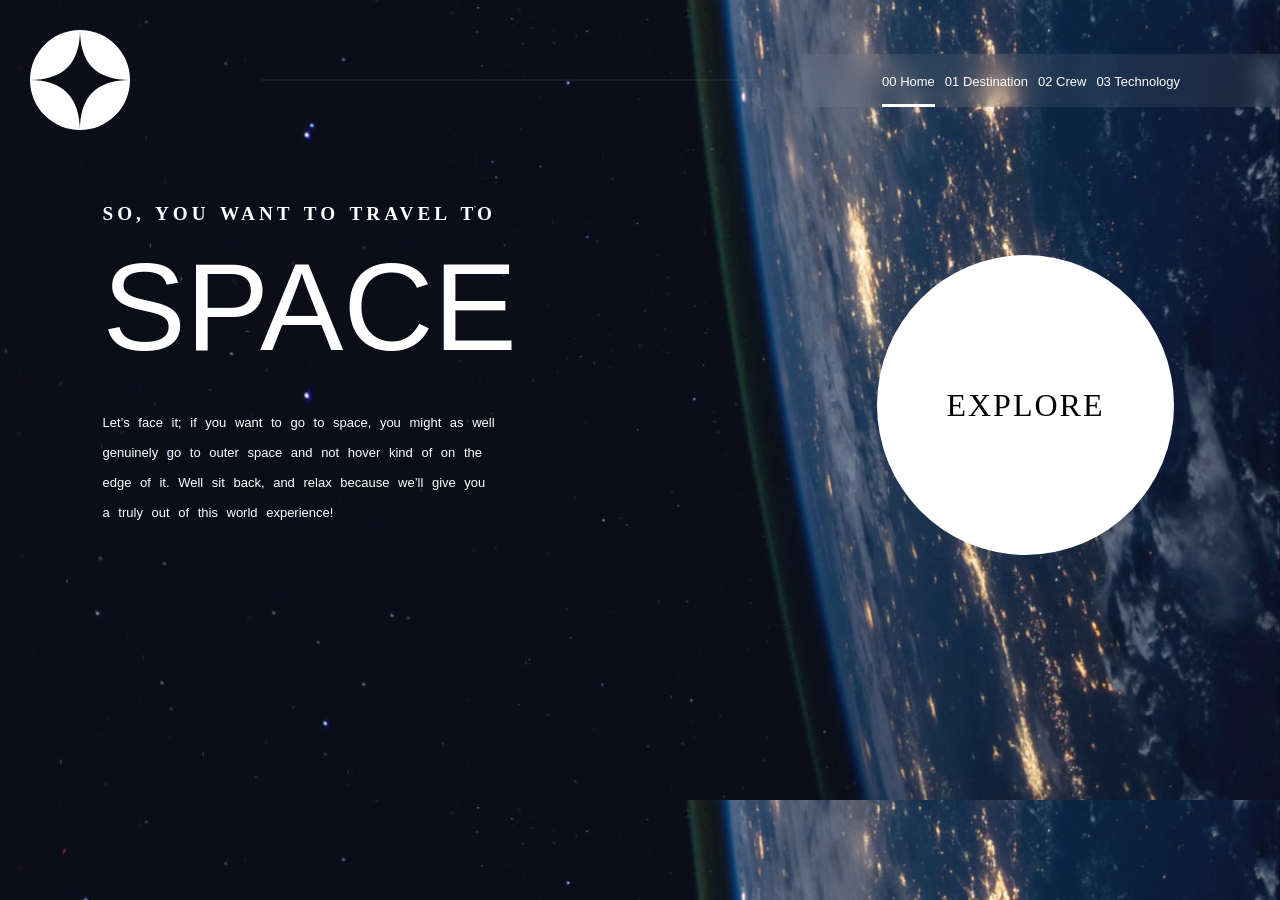
<file: index.html>
<!DOCTYPE html>
<html lang="en">
  <head>
    <meta charset="UTF-8" />
    <meta name="viewport" content="width=device-width, initial-scale=1.0" />

    <title>Space tourism website</title>
    <link rel="stylesheet" href="./style.css" />
  </head>

  <body>
    <nav>
      <img src="./starter-code/assets/shared/logo.svg" alt="" class="logo" />
      <div class="color"></div>
      <nav class="nav">
        <div class="bar">
          <a href="index.html" id="home">00 Home </a>
          <a href="./destination-moon.html">01 Destination</a>
          <a href="./crew-commander.html">02 Crew</a>
          <a href="./technology-vehicle.html">03 Technology</a>
        </div>
      </nav>
    </nav>
    <div class="flex">
      <img
        src="./starter-code/assets/shared/logo.svg"
        alt=""
        class="phonelogo"
      />
      <a href="" class="mobile">
        <img
          src="./starter-code/assets/shared/icon-hamburger.svg"
          alt=""
          class="ham"
        />
      </a>
    </div>
    <div class="body">
      <div class="p1">
        <h3>SO, YOU WANT TO TRAVEL TO</h3>
        <h1>SPACE</h1>
        <p class="text">
          Let’s face it; if you want to go to space, you might as well
          <br />genuinely go to outer space and not hover kind of on the
          <br />edge of it. Well sit back, and relax because we’ll give you
          <br />a truly out of this world experience!
        </p>
      </div>
      <div class="explore" onclick="showDetails()">
        <span id="explore" onclick="showDetails()">EXPLORE</span
        ><span id="details"
        style="display: none;"
          ><a href="./destination-moon.html">01 Destination</a></span
        >
      </div>
    </div>

    <script src="/script.js"></script>
  </body>
</html>
</file>
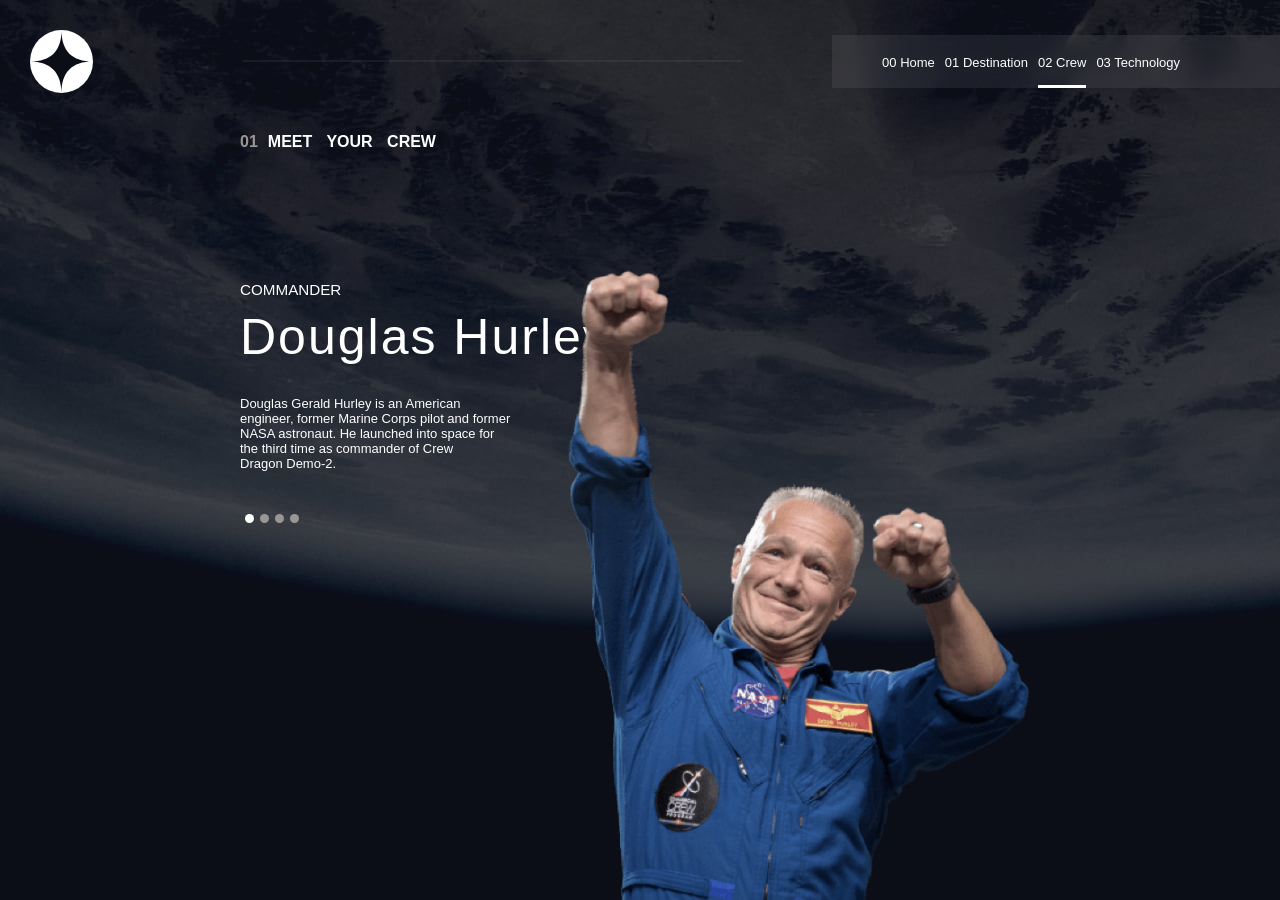
<file: crew-commander.html>
<!DOCTYPE html>
<html lang="en">
  <head>
    <meta charset="UTF-8" />
    <meta name="viewport" content="width=device-width, initial-scale=1.0" />

    <link
      rel="icon"
      type="image/png"
      sizes="32x32"
      href="./starter-code/assets/favicon-32x32.png"
    />

    <title>Frontend Mentor | Space tourism website</title>
    <!-- <link rel="styleshzeet" href="./crew.css" /> -->
  <!-- <link rel="stylesheet" href="crews.css">   -->
  <style>
    * {
  margin: 0px;
  padding: 0px;
  box-sizing: border-box;
}
body {
  padding: 30px;
  padding-bottom: 0px;
  padding-right: 0px;
/* display: none; */
background: url(./starter-code/assets/crew/background-crew-desktop.jpg);
  /* background: url(./starter-code/assets/crew/background-crew-desktop.jpg); */
}
.nav a {
  text-decoration: none;
  font-family: sans-serif;
  color: white;
  font-size: small;
}
nav {
  display: flex;
  align-items: center;
  justify-content: space-between;
}
.nav {
  display: flex;
  gap: 10px;
  padding: 20px;
  padding-right: 100px;
  padding-left: 80px;
  /* position: relative; */
  /* background-color: #999696; */
  backdrop-filter: blur(10px);
  background-color: rgba(185, 184, 184, 0.1);
  -webkit-backdrop-filter: blur(10px);
  /* filter: blur(3px); */
  /* opacity: 0.1; */
}
.bar {
  gap: 10px;
  display: flex;
  margin-bottom: -30px;
  margin-left: -30px;
  /* background-color: greenyellow; */
}
.color {
  background-color: #999696;
  opacity: 0.1;
  width: 40%;
  height: 0.2vh;
  border-radius: 10px;
  transform: translate(30px, 0px);
}
.logo {
  width: 5%;
}
ul {
  display: flex;
  gap: 15px;
  padding: 30px;
  /* width: 20%; */
}
li {
  /* color: white; */
  color: #999696;
  font-size: 30px;
}
#crew {
  color: white;
}
.cover {
  display: flex;
  /* background-color: yellow; */
  /* padding-bottom: 10px; */
}
h2 {
  font-size: medium;
  font-family: sans-serif;
  word-spacing: 10px;
  color: white;
  /* padding: 50px; */
  padding-bottom: 100px;
}
span {
  word-spacing: 10px;
  padding-right: 10px;
  color: #999696;
}
.person {
  height: 70vh;
  position: absolute;
  bottom: -0px;
  right: 250px;
}
#home {
  border-bottom: 3px solid white;
  padding-bottom: 15px;
  margin-bottom: 10px;
}
h3 {
  padding: 30px;
  padding-left: 0px;
  padding-bottom: 10px;
  color: white;
  /* font-weight: lighter; */
  font-family: sans-serif;
  font-weight: 100;
}
.text {
  color: white;
  font-family: sans-serif;
  font-size: small;
  /* background-color: red; */
  width: 50%;
  padding: 80px;
  padding-top: 50px;
  padding-bottom: 0px;
  margin-bottom: 0px;
  /* padding-top: 50px; */
  display: flex;
  flex-direction: column;
  /* align-items: center; */
  /* justify-content: center; */
  transform: translate(100px, -10px);
  margin-left: 30px;
}
.write {
  padding-top: 30px;
  /* background-color: red; */
}
h1 {
  color: white;
  font-weight: 100;
  letter-spacing: 2px;
  font-size: 50px;
}
@media screen and (min-width: 300px) and (max-width: 749px) {
  body {
    width: 100%;
    /* height: 100vh; */
    padding: 0px;
    /* margin: 0px; */
    background-repeat: no-repeat;
    background-size: cover;
    background-position: center center;
    background: url(./starter-code/assets/crew/background-crew-mobile.jpg);
    background-repeat: no-repeat;
    background-size: cover;
    /* background-blend-mode: overlay; */
    /* background: url(./starter-code/assets/home/background-home-mobile.jpg); */
  }
  .body {
    /* background-color: greenyellow; */
    display: flex;
    flex-direction: column;

    align-items: center;
    justify-content: center;
  }

  .flex {
    display: flex;
    /* background-color: yellow; */
    justify-content: space-between;
    padding: 10px;
  }
  .text {
    display: flex;
    flex-direction: column;
    width: 100%;
    transform: translate(0px, 0px);
    padding: 0px;
    /* background-color: blue; */
    /* align-items: flex-end; */
  }
  .person {
    position: relative;
    transform: translate(150%, 0px);
    position: none;
    /* background-color: red; */
    display: flex;
    flex-direction: column-reverse;
    /* justify-content: center; */
    /* align-items: center; */
    padding-top: 30px;
    /* align-items: center; */
    height: 50vh;
  }
  .column {
    display: flex;
    flex-direction: column-reverse;
    /* background: purple; */
  }
  .cover {
    display: flex;
    flex-direction: column-reverse;
    /* background-color: red; */
    /* margin-right: 20px; */
    align-self: auto;
  }
  .navbar {
    /* background-color: yellow; */
    width: 100%;
  }

  /* .mobile { */
  /* display: flex; */
  /* position: absolute; */
  /* top: 10px; */
  /* right: 0px; */
  /* float: right; */
  /* clear: both; */
  /* padding: 10px; */
  /* padding-bottom: 30px; */
  /* } */
  /* nav { */
  /* display: ; */
  /* } */
}

  </style> 
  </head>
  <body>
    <nav>
      <img src="./starter-code/assets/shared/logo.svg" alt="" class="logo" />
      <div class="color"></div>
      <nav class="nav">
        <div class="bar">
          <a href="index.html">00 Home </a>
          <a href="destination-moon.html">01 Destination</a>
          <a href="crew-commander.html" id="home">02 Crew</a>
          <a href="technology-vehicle.html">03 Technology</a>
        </div>
      </nav>
    </nav>
    <div class="cover">
      <div class="text">
        <h2><span class="num">01</span>MEET YOUR CREW</h2>
        <h3>COMMANDER</h3>
        <h1>Douglas Hurley</h1>
        <p class="write">
          Douglas Gerald Hurley is an American <br />engineer, former Marine
          Corps pilot and former <br />
          NASA astronaut. He launched into space for <br />
          the third time as commander of Crew <br />Dragon Demo-2.
        </p>
        <!-- <img src="assets/crew/background-crew-desktop.jpg" alt=""> -->
        <ul>
          <a href="crew-commander.html"><li id="crew"></li></a>
          <a href="crew-engineer.html"><li></li></a>
          <a href="crew-pilot.html"><li></li></a>
          <a href="crew-specialist.html"><li></li></a>
        </ul>
      </div>
      <div class="pic">
        <img
          src="starter-code/assets/crew/image-douglas-hurley.png"
          alt=""
          class="person"
        />
      </div>
    </div>
  </body>
</html>
</file>
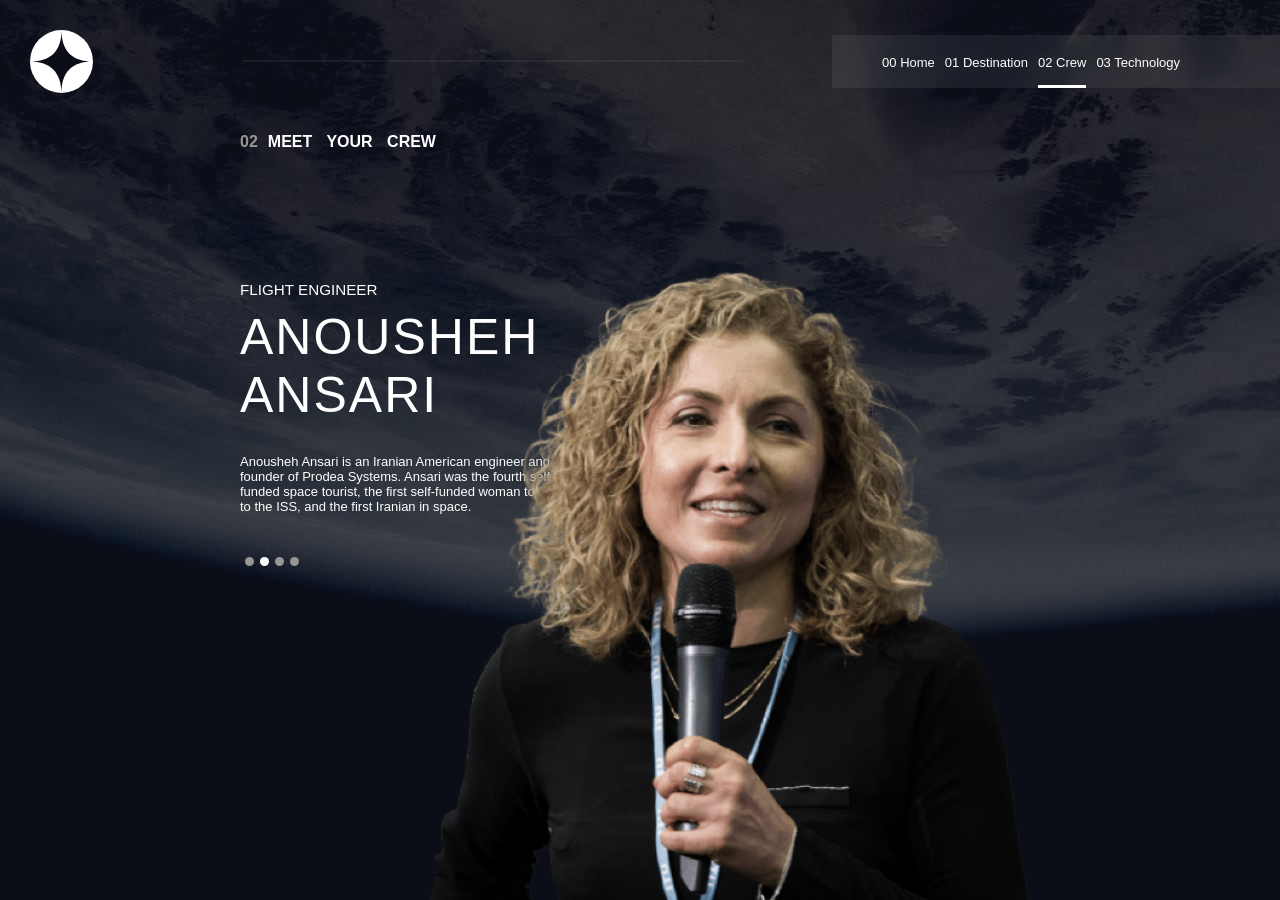
<file: crew-engineer.html>
<!DOCTYPE html>
<html lang="en">
  <head>
    <meta charset="UTF-8" />
    <meta name="viewport" content="width=device-width, initial-scale=1.0" />

     <link
      rel="icon"
      type="image/png"
      sizes="32x32"
      href="./starter-code/assets/favicon-32x32.png"
    />

    <title>Frontend Mentor | Space tourism website</title>
    <!-- <link rel="stylesheet" href="crews.css" /> -->
     <style>
      * {
  margin: 0px;
  padding: 0px;
  box-sizing: border-box;
}
body {
  padding: 30px;
  padding-bottom: 0px;
  padding-right: 0px;
/* display: none; */
background: url(./starter-code/assets/crew/background-crew-desktop.jpg);
  /* background: url(./starter-code/assets/crew/background-crew-desktop.jpg); */
}
.nav a {
  text-decoration: none;
  font-family: sans-serif;
  color: white;
  font-size: small;
}
nav {
  display: flex;
  align-items: center;
  justify-content: space-between;
}
.nav {
  display: flex;
  gap: 10px;
  padding: 20px;
  padding-right: 100px;
  padding-left: 80px;
  /* position: relative; */
  /* background-color: #999696; */
  backdrop-filter: blur(10px);
  background-color: rgba(185, 184, 184, 0.1);
  -webkit-backdrop-filter: blur(10px);
  /* filter: blur(3px); */
  /* opacity: 0.1; */
}
.bar {
  gap: 10px;
  display: flex;
  margin-bottom: -30px;
  margin-left: -30px;
  /* background-color: greenyellow; */
}
.color {
  background-color: #999696;
  opacity: 0.1;
  width: 40%;
  height: 0.2vh;
  border-radius: 10px;
  transform: translate(30px, 0px);
}
.logo {
  width: 5%;
}
ul {
  display: flex;
  gap: 15px;
  padding: 30px;
  /* width: 20%; */
}
li {
  /* color: white; */
  color: #999696;
  font-size: 30px;
}
#crew {
  color: white;
}
.cover {
  display: flex;
  /* background-color: yellow; */
  /* padding-bottom: 10px; */
}
h2 {
  font-size: medium;
  font-family: sans-serif;
  word-spacing: 10px;
  color: white;
  /* padding: 50px; */
  padding-bottom: 100px;
}
span {
  word-spacing: 10px;
  padding-right: 10px;
  color: #999696;
}
.person {
  height: 70vh;
  position: absolute;
  bottom: -0px;
  right: 250px;
}
#home {
  border-bottom: 3px solid white;
  padding-bottom: 15px;
  margin-bottom: 10px;
}
h3 {
  padding: 30px;
  padding-left: 0px;
  padding-bottom: 10px;
  color: white;
  /* font-weight: lighter; */
  font-family: sans-serif;
  font-weight: 100;
}
.text {
  color: white;
  font-family: sans-serif;
  font-size: small;
  /* background-color: red; */
  width: 50%;
  padding: 80px;
  padding-top: 50px;
  padding-bottom: 0px;
  margin-bottom: 0px;
  /* padding-top: 50px; */
  display: flex;
  flex-direction: column;
  /* align-items: center; */
  /* justify-content: center; */
  transform: translate(100px, -10px);
  margin-left: 30px;
}
.write {
  padding-top: 30px;
  /* background-color: red; */
}
h1 {
  color: white;
  font-weight: 100;
  letter-spacing: 2px;
  font-size: 50px;
}
@media screen and (min-width: 300px) and (max-width: 749px) {
  body {
    width: 100%;
    /* height: 100vh; */
    padding: 0px;
    /* margin: 0px; */
    
    /* background-blend-mode: overlay; */
    background: url(./starter-code/assets/crew/background-crew-mobile.jpg);
    background-repeat: no-repeat;
    background-size: cover;
    background-position: center center;
    background-color: rgb(1, 1, 20);
  }
  .body {
    /* background-color: greenyellow; */
    display: flex;
    flex-direction: column;

    align-items: center;
    justify-content: center;
  }

  .flex {
    display: flex;
    /* background-color: yellow; */
    justify-content: space-between;
    padding: 10px;
  }
  .text {
    display: flex;
    flex-direction: column;
    width: 100%;
    transform: translate(0px, 0px);
    padding: 10px;
    /* background-color: blue; */
    /* align-items: flex-end; */
  }
  .person {
    position: relative;
    transform: translate(100%, 0px);
    position: none;
    /* background-color: red; */
    display: flex;
    flex-direction: column-reverse;
    /* justify-content: center; */
    /* align-items: center; */
    padding-top: 30px;
    /* align-items: center; */
    height: 50vh;
  }
  .column {
    display: flex;
    flex-direction: column-reverse;
    /* background: purple; */
  }
  .cover {
    display: flex;
    flex-direction: column-reverse;
    /* background-color: red; */
    /* margin-right: 20px; */
    align-self: auto;
  }
  .navbar {
    /* background-color: yellow; */
    width: 100%;
  }

  /* .mobile { */
  /* display: flex; */
  /* position: absolute; */
  /* top: 10px; */
  /* right: 0px; */
  /* float: right; */
  /* clear: both; */
  /* padding: 10px; */
  /* padding-bottom: 30px; */
  /* } */
  /* nav { */
  /* display: ; */
  /* } */
}

     </style>
  </head>
  <body>
    <div class="background">
      <nav>
      <img src="starter-code/assets/shared/logo.svg" alt="" class="logo" />
      <div class="color"></div>
      <nav class="nav">
        <div class="bar">
          <a href="index.html">00 Home </a>
          <a href="destination-moon.html">01 Destination</a>
          <a href="crew-commander.html" id="home">02 Crew</a>
          <a href="technology-vehicle.html">03 Technology</a>
        </div>
      </nav>
    </nav>
    <div class="cover">
      <div class="text">
        <h2><span class="num">02</span>MEET YOUR CREW</h2>
        <h3>FLIGHT ENGINEER</h3>
        <h1>ANOUSHEH ANSARI</h1>
        <p class="write">
          Anousheh Ansari is an Iranian American engineer and co- <br />founder
          of Prodea Systems. Ansari was the fourth self- <br />funded space
          tourist, the first self-funded woman to fly <br />to the ISS, and the
          first Iranian in space.
        </p>
        
        <ul>
          <a href="./crew-commander.html"><li></li></a>
          <a href="./crew-engineer.html"><li id="crew"></li></a>
          <a href="./crew-pilot.html"><li></li></a>
          <a href="./crew-specialist.html"><li></li></a>
        </ul>
      </div>
      <div class="pic">
        <img
          src="./starter-code/assets/crew/image-anousheh-ansari.png"
          alt=""
          class="person"
        />
      </div>
    </div>
    </div>
  </body>
</html>
</file>
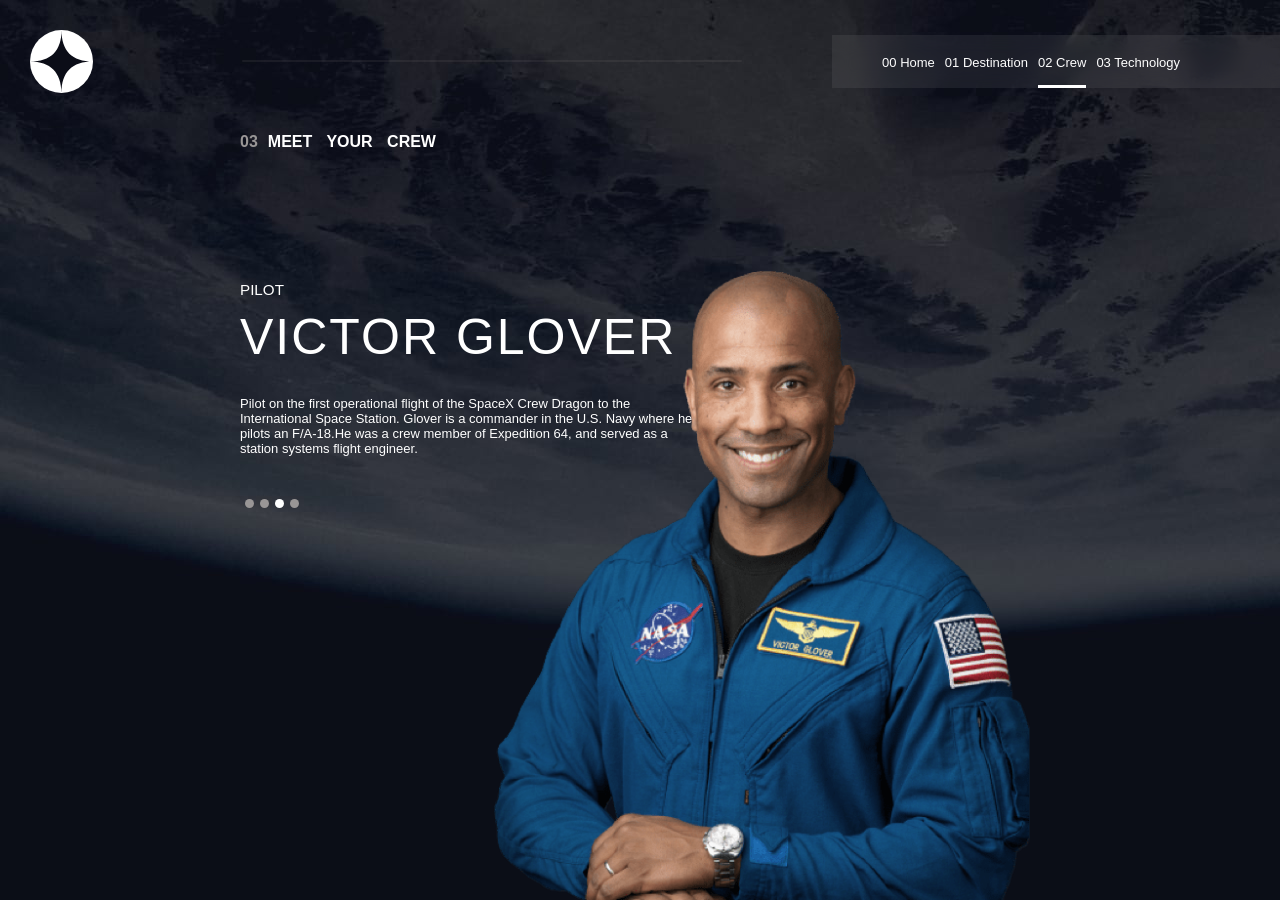
<file: crew-pilot.html>
<!DOCTYPE html>
<html lang="en">
  <head>
    <meta charset="UTF-8" />
    <meta name="viewport" content="width=device-width, initial-scale=1.0" />

     <link
      rel="icon"
      type="image/png"
      sizes="32x32"
      href="./starter-code/assets/favicon-32x32.png"
    />

    <title>Frontend Mentor | Space tourism website</title>
    <!-- <link rel="stylesheet" href="crews.css" /> -->
     <style>
      * {
  margin: 0px;
  padding: 0px;
  box-sizing: border-box;
}
body {
  padding: 30px;
  padding-bottom: 0px;
  padding-right: 0px;
/* display: none; */
background: url(./starter-code/assets/crew/background-crew-desktop.jpg);
  /* background: url(./starter-code/assets/crew/background-crew-desktop.jpg); */
}
.nav a {
  text-decoration: none;
  font-family: sans-serif;
  color: white;
  font-size: small;
}
nav {
  display: flex;
  align-items: center;
  justify-content: space-between;
}
.nav {
  display: flex;
  gap: 10px;
  padding: 20px;
  padding-right: 100px;
  padding-left: 80px;
  /* position: relative; */
  /* background-color: #999696; */
  backdrop-filter: blur(10px);
  background-color: rgba(185, 184, 184, 0.1);
  -webkit-backdrop-filter: blur(10px);
  /* filter: blur(3px); */
  /* opacity: 0.1; */
}
.bar {
  gap: 10px;
  display: flex;
  margin-bottom: -30px;
  margin-left: -30px;
  /* background-color: greenyellow; */
}
.color {
  background-color: #999696;
  opacity: 0.1;
  width: 40%;
  height: 0.2vh;
  border-radius: 10px;
  transform: translate(30px, 0px);
}
.logo {
  width: 5%;
}
ul {
  display: flex;
  gap: 15px;
  padding: 30px;
  /* width: 20%; */
}
li {
  /* color: white; */
  color: #999696;
  font-size: 30px;
}
#crew {
  color: white;
}
.cover {
  display: flex;
  /* background-color: yellow; */
  /* padding-bottom: 10px; */
}
h2 {
  font-size: medium;
  font-family: sans-serif;
  word-spacing: 10px;
  color: white;
  /* padding: 50px; */
  padding-bottom: 100px;
}
span {
  word-spacing: 10px;
  padding-right: 10px;
  color: #999696;
}
.person {
  height: 70vh;
  position: absolute;
  bottom: -0px;
  right: 250px;
}
#home {
  border-bottom: 3px solid white;
  padding-bottom: 15px;
  margin-bottom: 10px;
}
h3 {
  padding: 30px;
  padding-left: 0px;
  padding-bottom: 10px;
  color: white;
  /* font-weight: lighter; */
  font-family: sans-serif;
  font-weight: 100;
}
.text {
  color: white;
  font-family: sans-serif;
  font-size: small;
  /* background-color: red; */
  width: 50%;
  padding: 80px;
  padding-top: 50px;
  padding-bottom: 0px;
  margin-bottom: 0px;
  /* padding-top: 50px; */
  display: flex;
  flex-direction: column;
  /* align-items: center; */
  /* justify-content: center; */
  transform: translate(100px, -10px);
  margin-left: 30px;
}
.write {
  padding-top: 30px;
  /* background-color: red; */
}
h1 {
  color: white;
  font-weight: 100;
  letter-spacing: 2px;
  font-size: 50px;
}
@media screen and (min-width: 300px) and (max-width: 749px) {
  body {
    width: 100%;
    /* height: 100vh; */
    padding: 0px;
    /* margin: 0px; */
    background-repeat: no-repeat;
    background-size: cover;
    background-position: center center;
    /* background-blend-mode: overlay; */
    background: url(starter-code/assets/crew/background-crew-mobile.jpg);
    background-repeat: no-repeat;
    background-size: cover;
  }
  .body {
    /* background-color: greenyellow; */
    display: flex;
    flex-direction: column;

    align-items: center;
    justify-content: center;
  }

  .flex {
    display: flex;
    /* background-color: yellow; */
    justify-content: space-between;
    padding: 10px;
  }
  .text {
    display: flex;
    flex-direction: column;
    width: 100%;
    transform: translate(0px, 0px);
    /* background-color: blue; */
    /* align-items: flex-end; */
  }
  .person {
    position: relative;
    transform: translate(150%, 0px);
    position: none;
    /* background-color: red; */
    display: flex;
    flex-direction: column-reverse;
    /* justify-content: center; */
    /* align-items: center; */
    padding-top: 30px;
    /* align-items: center; */
    height: 50vh;
  }
  .column {
    display: flex;
    flex-direction: column-reverse;
    /* background: purple; */
  }
  .cover {
    display: flex;
    flex-direction: column-reverse;
    /* background-color: red; */
    /* margin-right: 20px; */
    align-self: auto;
  }
  .navbar {
    /* background-color: yellow; */
    width: 100%;
  }

  /* .mobile { */
  /* display: flex; */
  /* position: absolute; */
  /* top: 10px; */
  /* right: 0px; */
  /* float: right; */
  /* clear: both; */
  /* padding: 10px; */
  /* padding-bottom: 30px; */
  /* } */
  /* nav { */
  /* display: ; */
  /* } */
}

     </style>
  </head>
  <body>
    <nav>
      <img src="./starter-code/assets/shared/logo.svg" alt="" class="logo" />
      <div class="color"></div>
      <nav class="nav">
        <div class="bar">
          <a href="./index.html">00 Home </a>
          <a href="./destination-moon.html">01 Destination</a>
          <a href="./crew-commander.html" id="home">02 Crew</a>
          <a href="./technology-vehicle.html">03 Technology</a>
        </div>
      </nav>
    </nav>
    <div class="cover">
      <div class="text">
        <h2><span class="num">03</span>MEET YOUR CREW</h2>
        <h3>PILOT</h3>
        <h1>VICTOR GLOVER</h1>
        <p class="write">
          Pilot on the first operational flight of the SpaceX Crew Dragon to the
          International Space Station. Glover is a commander in the U.S. Navy
          where he pilots an F/A-18.He was a crew member of Expedition 64, and
          served as a station systems flight engineer.
        </p>
        <ul>
          <a href="crew-commander.html"><li></li></a>
          <a href="crew-engineer.html"><li></li></a>
          <a href="crew-pilot.html"><li id="crew"></li></a>
          <a href="crew-specialist.html"><li></li></a>
        </ul>
      </div>
      <div class="pic">
        <img
          src="./starter-code/assets/crew/image-victor-glover.png"
          alt=""
          class="person"
        />
      </div>
    </div>
  </body>
</html>
</file>
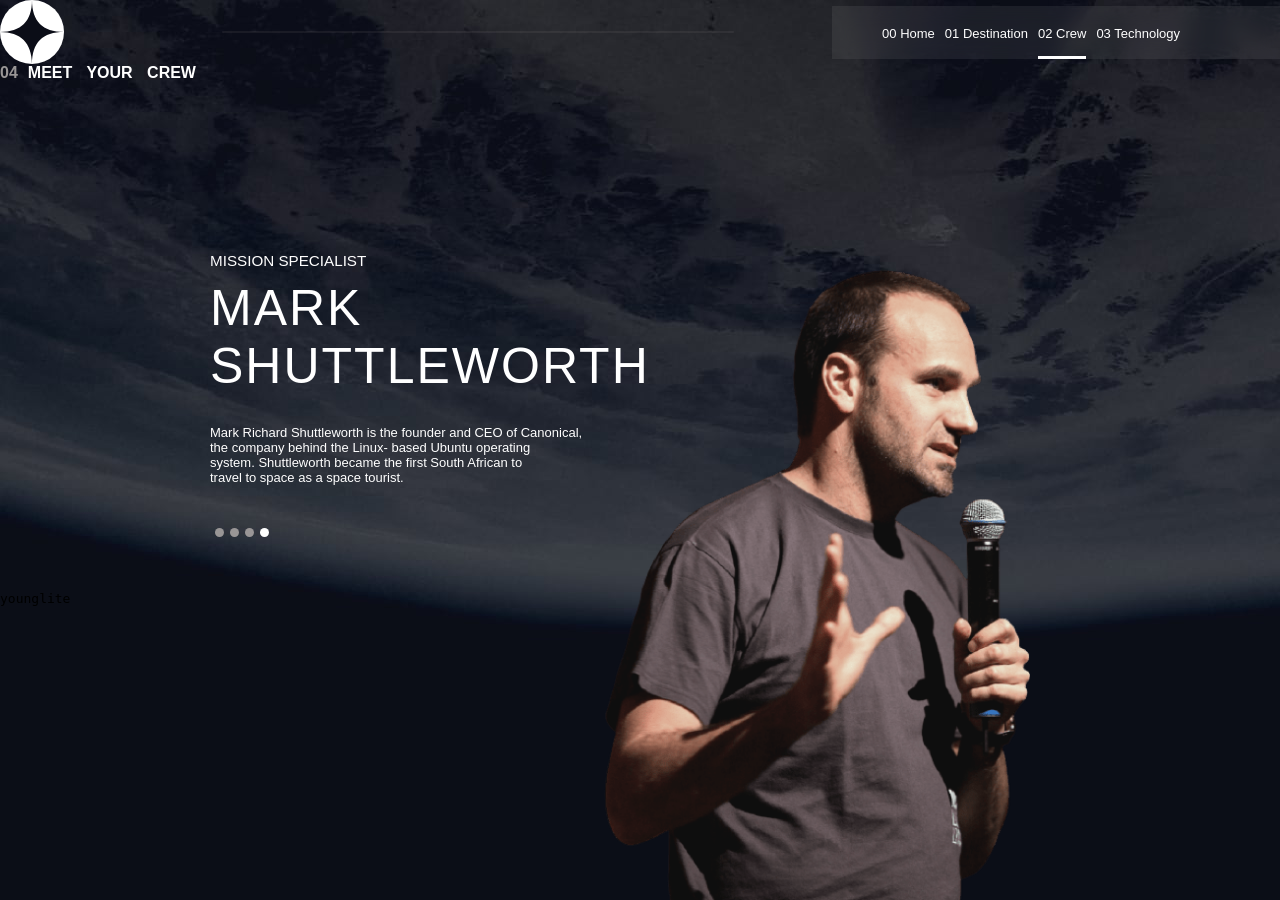
<file: crew-specialist.html>
<!DOCTYPE html>
<html lang="en">
  <head>
    <meta charset="UTF-8" />
    <meta name="viewport" content="width=device-width, initial-scale=1.0" />

     <link
      rel="icon"
      type="image/png"
      sizes="32x32"
      href="./starter-code/assets/favicon-32x32.png"
    />
    <title>Frontend Mentor | Space tourism website</title>
    <!-- <link rel="stylesheet" href="./crew.css" /> -->
    <style>
      * {
  margin: 0px;
  padding: 0px;
  box-sizing: border-box;
}
/* body {
  padding: 30px;
  padding-bottom: 0px;
  padding-right: 0px;
  background-image: url(./assets/crew/background-crew-desktop.jpg);
  /* display: none; */
  /* background: url(./starter-code/assets/crew/background-crew-desktop.jpg); */
  /* background: url(./starter-code/assets/crew/background-crew-desktop.jpg); */
/* }  */
body{
  /* background-color: red; */
  width: 100%;
  height: 100vh;
  /* display: none; */
  background: url(./starter-code/assets/crew/background-crew-desktop.jpg);
  background-repeat: no-repeat;
  background-size: cover;
}
.background{
  background-color: red;
  background-size: cover;
  /* height: 100vh; */
}
.nav a {
  text-decoration: none;
  font-family: sans-serif;
  color: white;
  font-size: small;
}
nav {
  display: flex;
  align-items: center;
  justify-content: space-between;
}
.nav {
  display: flex;
  gap: 10px;
  padding: 20px;
  padding-right: 100px;
  padding-left: 80px;
  /* position: relative; */
  /* background-color: #999696; */
  backdrop-filter: blur(10px);
  background-color: rgba(185, 184, 184, 0.1);
  -webkit-backdrop-filter: blur(10px);
  /* filter: blur(3px); */
  /* opacity: 0.1; */
}
.bar {
  gap: 10px;
  display: flex;
  margin-bottom: -30px;
  margin-left: -30px;
  /* background-color: greenyellow; */
}
.color {
  background-color: #999696;
  opacity: 0.1;
  width: 40%;
  height: 0.2vh;
  border-radius: 10px;
  transform: translate(30px, 0px);
}
.logo {
  width: 5%;
}
ul {
  display: flex;
  gap: 15px;
  padding: 30px;
  /* width: 20%; */
}
li {
  /* color: white; */
  color: #999696;
  font-size: 30px;
}
#crew {
  color: white;
}
.cover {
  display: flex;
  /* background-color: yellow; */
  /* padding-bottom: 10px; */
}
h2 {
  font-size: medium;
  font-family: sans-serif;
  word-spacing: 10px;
  color: white;
  /* padding: 50px; */
  padding-bottom: 100px;
}
span {
  word-spacing: 10px;
  padding-right: 10px;
  color: #999696;
}
.person {
  height: 70vh;
  position: absolute;
  bottom: -0px;
  right: 250px;
}
#home {
  border-bottom: 3px solid white;
  padding-bottom: 15px;
  margin-bottom: 10px;
}
h3 {
  padding: 30px;
  padding-left: 0px;
  padding-bottom: 10px;
  color: white;
  /* font-weight: lighter; */
  font-family: sans-serif;
  font-weight: 100;
}
.text {
  color: white;
  font-family: sans-serif;
  font-size: small;
  /* background-color: red; */
  width: 50%;
  padding: 80px;
  padding-top: 50px;
  padding-bottom: 0px;
  margin-bottom: 0px;
  /* padding-top: 50px; */
  display: flex;
  flex-direction: column;
  /* align-items: center; */
  /* justify-content: center; */
  transform: translate(100px, -10px);
  margin-left: 30px;
}
.write {
  padding-top: 30px;
  /* background-color: red; */
}
h1 {
  color: white;
  font-weight: 100;
  letter-spacing: 2px;
  font-size: 50px;
}
@media screen and (min-width: 300px) and (max-width: 749px) {
  body {
    width: 100%;
    height: 200vh;
    padding: 0px;
    /* margin: 0px; */
   
    /* background-blend-mode: overlay; */
    background: url(./starter-code/assets/crew/background-crew-mobile.jpg);
   background-repeat: no-repeat;
    background-size: cover;
    /* background-position: center center; */
  }
  .text{
    width: 100%;
    padding: 0px;
  }
  .body {
    /* background-color: greenyellow; */
    display: flex;
    flex-direction: column;

    align-items: center;
    justify-content: center;
  }

  .flex {
    display: flex;
    /* background-color: yellow; */
    justify-content: space-between;
    padding: 10px;
  }
  .text {
    display: flex;
    flex-direction: column;
    width: 100%;
    transform: translate(0px, 0px);
    /* background-color: blue; */
    /* align-items: flex-end; */
  }
  .person {
    position: relative;
    transform: translate(150%, 0px);
    position: none;
    /* background-color: red; */
    display: flex;
    flex-direction: column-reverse;
    /* justify-content: center; */
    /* align-items: center; */
    padding-top: 30px;
    /* align-items: center; */
    height: 50vh;
  }
  .column {
    display: flex;
    flex-direction: column-reverse;
    /* background: purple; */
  }
  .cover {
    display: flex;
    flex-direction: column-reverse;
    /* background-color: red; */
    /* margin-right: 20px; */
    align-self: auto;
  }
  .navbar {
    /* background-color: yellow; */
    width: 100%;
  }

  /* .mobile { */
  /* display: flex; */
  /* position: absolute; */
  /* top: 10px; */
  /* right: 0px; */
  /* float: right; */
  /* clear: both; */
  /* padding: 10px; */
  /* padding-bottom: 30px; */
  /* } */
  /* nav { */
  /* display: ; */
  /* } */
}

    </style>
  </head>
  <body>
    <nav>
      <img src="./starter-code/assets/shared/logo.svg" alt="" class="logo" />
      <div class="color"></div>
      <nav class="nav">
        <div class="bar">
          <a href="./index.html">00 Home </a>
          <a href="./destination-moon.html">01 Destination</a>
          <a href="./crew-commander.html" id="home">02 Crew</a>
          <a href="./technology-vehicle.html">03 Technology</a>
        </div>
      </nav>
    </nav>
    <h2><span class="num">04</span>MEET YOUR CREW</h2>
    <div class="column">
      <div class="cover">
        <div class="text">
          <h3>MISSION SPECIALIST</h3>
          <h1>MARK SHUTTLEWORTH</h1>
          <p class="write">
            Mark Richard Shuttleworth is the founder and CEO of Canonical,
            <br />
            the company behind the Linux- based Ubuntu operating <br />system.
            Shuttleworth became the first South African to <br />travel to space
            as a space tourist.
          </p>
          <ul>
            <a href="./crew-commander.html"><li></li></a>
            <a href="./crew-engineer.html"><li></li></a>
            <a href="./crew-pilot.html"><li></li></a>
            <a href="./crew-specialist.html"><li id="crew"></li></a>
          </ul>
        </div>
        <div class="pic">
          <img
            src="./starter-code/assets/crew/image-mark-shuttleworth.png"
            alt=""
            class="person"
          />
        </div>
      </div>
    </div>
    <!-- 00 Home
  01 Destination
  02 Crew
  03 Technology

  02 Meet your crew

  Mission Specialist
  Mark Shuttleworth
 -->
    <code>younglite</code>
  </body>
</html>
</file>
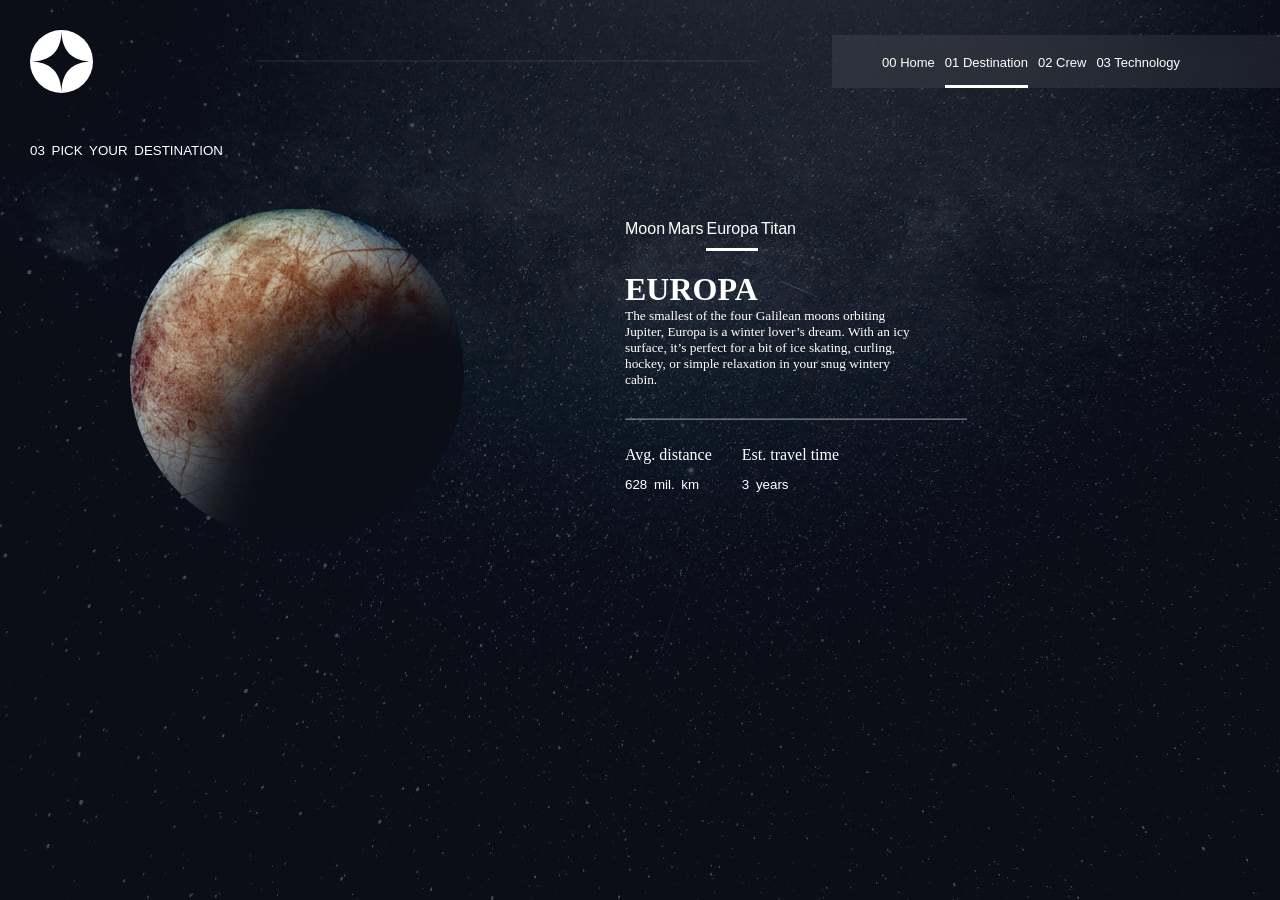
<file: destination-europa.html>
<!DOCTYPE html>
<html lang="en">
  <head>
    <meta charset="UTF-8" />
    <meta name="viewport" content="width=device-width, initial-scale=1.0" />

     <link
      rel="icon"
      type="image/png"
      sizes="32x32"
      href="./starter-code/assets/favicon-32x32.png"
    />

    <title>Frontend Mentor | Space tourism website</title>
    <!-- <link rel="stylesheet" href="./moon.css" /> -->
 <style>
      * {
  margin: 0px;
  padding: 0px;
  box-sizing: border-box;
}
body {
  padding: 30px;
  padding-right: 0px;
  height: 100vh;
  background: url(./starter-code/assets/destination/background-destination-desktop.jpg);
  background-size: cover;
}
nav {
  display: flex;
  align-items: center;
  padding-bottom: 50px;
  justify-content: space-between;
}
#home {
  border-bottom: 3px solid white;
  padding-bottom: 15px;
  margin-bottom: 10px;
}
.nav a {
  color: white;
  font-size: small;
  font-family: sans-serif;
}
.bar {
  gap: 10px;
  display: flex;
  margin-bottom: -30px;
  margin-left: -30px;
  /* background-color: greenyellow; */
}
.nav {
  display: flex;
  gap: 20px;
  padding: 20px;
  padding-right: 100px;
  padding-left: 80px;
  /* position: relative; */
  /* background-color: #999696; */
  backdrop-filter: blur(10px);
  background-color: rgba(185, 184, 184, 0.1);
  -webkit-backdrop-filter: blur(10px);
  /* filter: blur(3px); */
  /* opacity: 0.1; */
}
/* .bar { */
/* display: flex; */
/* background-color: greenyellow; */
/* } */
.color {
  background-color: #999696;
  opacity: 0.1;
  width: 40%;
  height: 0.2vh;
  border-radius: 10px;
  transform: translate(30px, 0px);
}
.logo {
  width: 5%;
  /* padding-right: 20px; */
  margin-right: 30px;
  /* padding-bottom: 50px; */
}
.nav a {
  text-decoration: none;
}
.body {
  display: flex;
  gap: 50px;
  /* background-color: red; */
  /* padding-bottom: -10px; */
  transform: translate(0px, -50px);
  padding: 10px;
  padding-left: 100px;
  padding-top: 50px;
}
hr {
  width: 60%;
  height: 0.1vh;
  /* background-color: red; */
  /* color: green; */
  opacity: 0.4;
  /* padding-top: 30px; */
  margin-top: 30px;
}
.foot {
  display: flex;
  gap: 30px;
}
.moonimg {
  width: 75%;
  display: flex;
  justify-content: center;
  align-items: center;
  /* background-color: green; */
}
.write {
  /* background-color: white; */
  color: white;
  margin-right: 50px;
  width: 50%;
  font-size: smaller;
}
.text {
  /* background-color: white; */
  color: white;
  margin-right: 50px;
  width: 50%;
  /* font-size: smaller; */
}
.navbar a {
  text-decoration: none;
  display: flex;
  color: white;
  font-family: sans-serif;
  gap: 10px;
  /* background-color: greenyellow; */
  margin: 0px;
}

#moons {
  border-bottom: 3px solid white;
  /* padding-bottom: 20px; */
  /* margin-bottom: 10px; */
  margin-top: 12px;
  padding-bottom: 10px;
}
.navbar {
  /* background-color: red; */
  width: 30%;
  padding-bottom: 20px;
}
h2 {
  color: white;
  word-spacing: 3px;
  font-size: smaller;
  font-weight: normal;
  font-family: sans-serif;
  padding-bottom: 50px;
}
.foot {
  margin-top: 20px;
  line-height: 30px;
}
@media screen and (min-width: 300px) and (max-width: 749px) {
  body {
    width: 100%;
    height: 100vh;
    padding: 0px;
    /* margin: 0px; */
    background: url(./starter-code/assets/destination/background-destination-mobile.jpg);
    background-repeat: no-repeat;
    background-size: cover;
    background-position: center center;
    /* background-blend-mode: overlay; */
  }
  .body {
    /* background-color: greenyellow; */
    display: flex;
    flex-direction: column;
    align-items: center;
    justify-content: center;
  }

  .flex {
    display: flex;
    justify-content: space-between;
    padding: 10px;
  }
  .text {
    display: flex;
    flex-direction: column;
    width: 100%;
    /* background-color: red; */
  }
  .navbar {
    /* background-color: yellow; */
    width: 100%;
  }

  /* .mobile { */
  /* display: flex; */
  /* position: absolute; */
  /* top: 10px; */
  /* right: 0px; */
  /* float: right; */
  /* clear: both; */
  /* padding: 10px; */
  /* padding-bottom: 30px; */
  /* } */
  /* nav { */
  /* display: ; */
  /* } */
}

     </style>
  </head>
  <body>
    <nav>
      <img src="./starter-code/assets/shared/logo.svg" alt="" class="logo" />
      <div class="color"></div>
      <nav class="nav">
        <div class="bar">
          <a href="./index.html">00 Home </a>
          <a href="./destination-moon.html" id="home">01 Destination</a>
          <a href="./crew-commander.html">02 Crew</a>
          <a href="./technology-vehicle.html">03 Technology</a>
        </div>
      </nav>
    </nav>
    <h2>03 PICK YOUR DESTINATION</h2>
    <div class="body">
      <div class="moon">
        <img
          src="./starter-code/assets/destination/image-europa.png"
          alt=""
          class="moonimg"
        />
      </div>
      <div class="text">
        <nav class="navbar">
          <a href="./destination-moon.html">Moon</a>
          <a href="./destination-mars.html"> Mars</a>
          <a href="./destination-europa.html" id="moons">Europa</a>
          <a href="./destination-titan.html">Titan</a>
        </nav>
        <h1>EUROPA</h1>
        <p class="write">
          The smallest of the four Galilean moons orbiting Jupiter, Europa is a
          winter lover’s dream. With an icy surface, it’s perfect for a bit of
          ice skating, curling, hockey, or simple relaxation in your snug
          wintery cabin.
        </p>
        <hr />
        <div class="foot">
          <div class="a">
            <p>Avg. distance</p>
            <h2>628 mil. km</h2>
          </div>
          <div class="b">
            <p>Est. travel time</p>
            <h2>3 years</h2>
          </div>
        </div>
      </div>
    </div>
  </body>
</html>
</file>
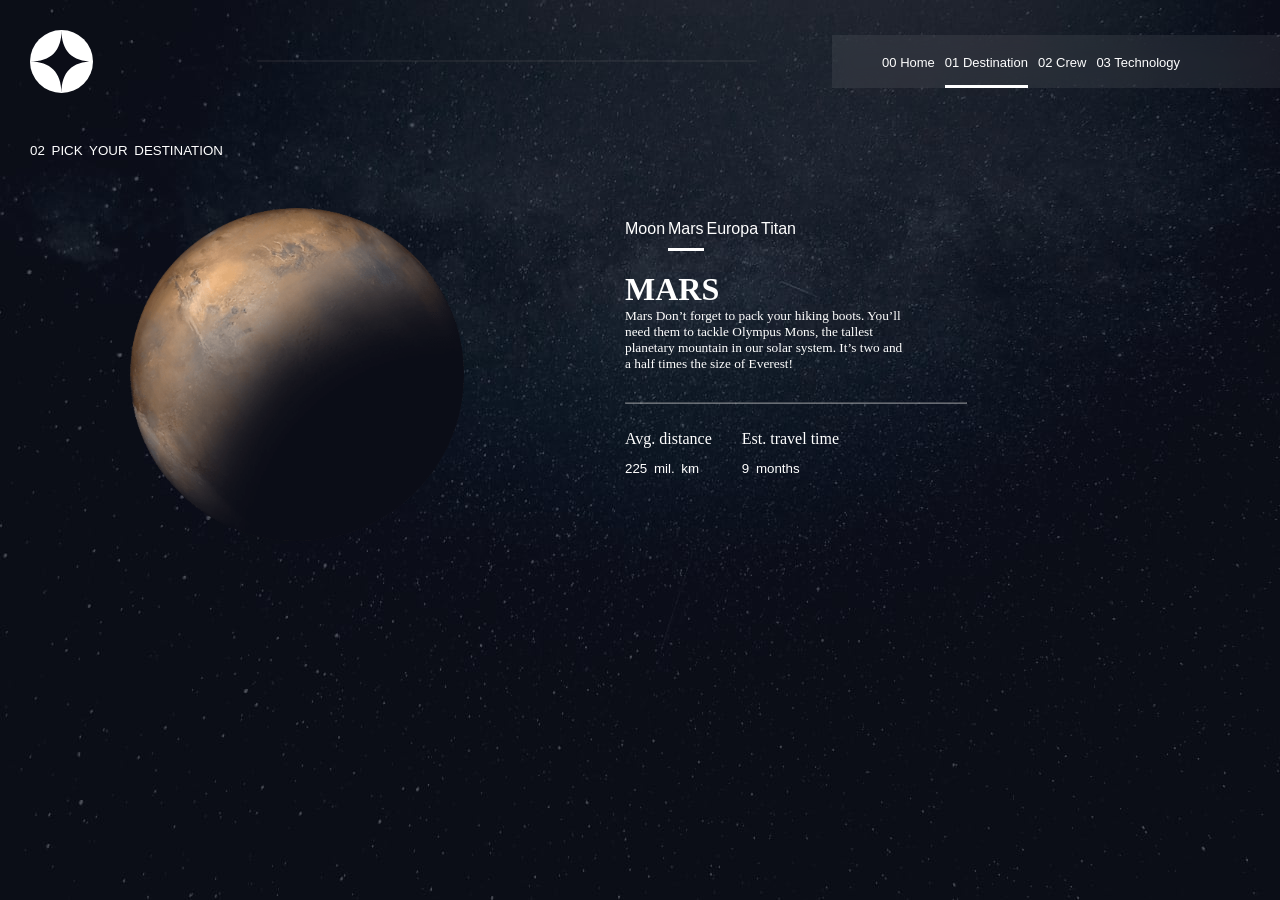
<file: destination-mars.html>
<!DOCTYPE html>
<html lang="en">
  <head>
    <meta charset="UTF-8" />
    <meta name="viewport" content="width=device-width, initial-scale=1.0" />

    <link
      rel="icon"
      type="image/png"
      sizes="32x32"
      href="./starter-code/assets/favicon-32x32.png"
    />

    <title>Frontend Mentor | Space tourism website</title>
    <!-- <link rel="stylesheet" href="./moon.css" /> -->
     <style>
      * {
  margin: 0px;
  padding: 0px;
  box-sizing: border-box;
}
body {
  padding: 30px;
  padding-right: 0px;
  height: 100vh;
  background: url(./starter-code/assets/destination/background-destination-desktop.jpg);
  background-size: cover;
}
nav {
  display: flex;
  align-items: center;
  padding-bottom: 50px;
  justify-content: space-between;
}
#home {
  border-bottom: 3px solid white;
  padding-bottom: 15px;
  margin-bottom: 10px;
}
.nav a {
  color: white;
  font-size: small;
  font-family: sans-serif;
}
.bar {
  gap: 10px;
  display: flex;
  margin-bottom: -30px;
  margin-left: -30px;
  /* background-color: greenyellow; */
}
.nav {
  display: flex;
  gap: 20px;
  padding: 20px;
  padding-right: 100px;
  padding-left: 80px;
  /* position: relative; */
  /* background-color: #999696; */
  backdrop-filter: blur(10px);
  background-color: rgba(185, 184, 184, 0.1);
  -webkit-backdrop-filter: blur(10px);
  /* filter: blur(3px); */
  /* opacity: 0.1; */
}
/* .bar { */
/* display: flex; */
/* background-color: greenyellow; */
/* } */
.color {
  background-color: #999696;
  opacity: 0.1;
  width: 40%;
  height: 0.2vh;
  border-radius: 10px;
  transform: translate(30px, 0px);
}
.logo {
  width: 5%;
  /* padding-right: 20px; */
  margin-right: 30px;
  /* padding-bottom: 50px; */
}
.nav a {
  text-decoration: none;
}
.body {
  display: flex;
  gap: 50px;
  /* background-color: red; */
  /* padding-bottom: -10px; */
  transform: translate(0px, -50px);
  padding: 10px;
  padding-left: 100px;
  padding-top: 50px;
}
hr {
  width: 60%;
  height: 0.1vh;
  /* background-color: red; */
  /* color: green; */
  opacity: 0.4;
  /* padding-top: 30px; */
  margin-top: 30px;
}
.foot {
  display: flex;
  gap: 30px;
}
.moonimg {
  width: 75%;
  display: flex;
  justify-content: center;
  align-items: center;
  /* background-color: green; */
}
.write {
  /* background-color: white; */
  color: white;
  margin-right: 50px;
  width: 50%;
  font-size: smaller;
}
.text {
  /* background-color: white; */
  color: white;
  margin-right: 50px;
  width: 50%;
  /* font-size: smaller; */
}
.navbar a {
  text-decoration: none;
  display: flex;
  color: white;
  font-family: sans-serif;
  gap: 10px;
  /* background-color: greenyellow; */
  margin: 0px;
}

#moons {
  border-bottom: 3px solid white;
  /* padding-bottom: 20px; */
  /* margin-bottom: 10px; */
  margin-top: 12px;
  padding-bottom: 10px;
}
.navbar {
  /* background-color: red; */
  width: 30%;
  padding-bottom: 20px;
}
h2 {
  color: white;
  word-spacing: 3px;
  font-size: smaller;
  font-weight: normal;
  font-family: sans-serif;
  padding-bottom: 50px;
}
.foot {
  margin-top: 20px;
  line-height: 30px;
}
@media screen and (min-width: 300px) and (max-width: 749px) {
  body {
    width: 100%;
    height: 100vh;
    padding: 0px;
    /* margin: 0px; */
    background: url(./starter-code/assets/destination/background-destination-mobile.jpg);
    background-repeat: no-repeat;
    background-size: cover;
    background-position: center center;
    /* background-blend-mode: overlay; */
  }
  .body {
    /* background-color: greenyellow; */
    display: flex;
    flex-direction: column;
    align-items: center;
    justify-content: center;
  }

  .flex {
    display: flex;
    justify-content: space-between;
    padding: 10px;
  }
  .text {
    display: flex;
    flex-direction: column;
    width: 100%;
    /* background-color: red; */
  }
  .navbar {
    /* background-color: yellow; */
    width: 100%;
  }

  /* .mobile { */
  /* display: flex; */
  /* position: absolute; */
  /* top: 10px; */
  /* right: 0px; */
  /* float: right; */
  /* clear: both; */
  /* padding: 10px; */
  /* padding-bottom: 30px; */
  /* } */
  /* nav { */
  /* display: ; */
  /* } */
}

     </style>
  </head>
  <body>
    <nav>
      <img src="./starter-code/assets/shared/logo.svg" alt="" class="logo" />
      <div class="color"></div>
      <nav class="nav">
        <div class="bar">
          <a href="./index.html">00 Home </a>
          <a href="./destination-moon.html" id="home">01 Destination</a>
          <a href="./crew-commander.html">02 Crew</a>
          <a href="./technology-vehicle.html">03 Technology</a>
        </div>
      </nav>
    </nav>
    <h2>02 PICK YOUR DESTINATION</h2>
    <div class="body">
      <div class="moon">
        <img src="./starter-code/assets/destination/image-mars.png" alt="" class="moonimg" />
      </div>
      <div class="text">
        <nav class="navbar">
          <a href="./destination-moon.html">Moon</a>
          <a href="./destination-mars.html" id="moons"> Mars</a>
          <a href="./destination-europa.html">Europa</a>
          <a href="./destination-titan.html">Titan</a>
        </nav>
        <h1>MARS</h1>
        <p class="write">
          Mars Don’t forget to pack your hiking boots. You’ll need them to
          tackle Olympus Mons, the tallest planetary mountain in our solar
          system. It’s two and a half times the size of Everest!
        </p>
        <hr />
        <div class="foot">
          <div class="a">
            <p>Avg. distance</p>
            <h2>225 mil. km</h2>
          </div>
          <div class="b">
            <p>Est. travel time</p>
            <h2>9 months</h2>
          </div>
        </div>
      </div>
    </div>
    <!-- 00 Home
  01 Destination
  02 Crew
  03 Technology

  01 Pick your destination

  Moon
  Mars
  Europa
  Titan -->
  </body>
</html>
</file>
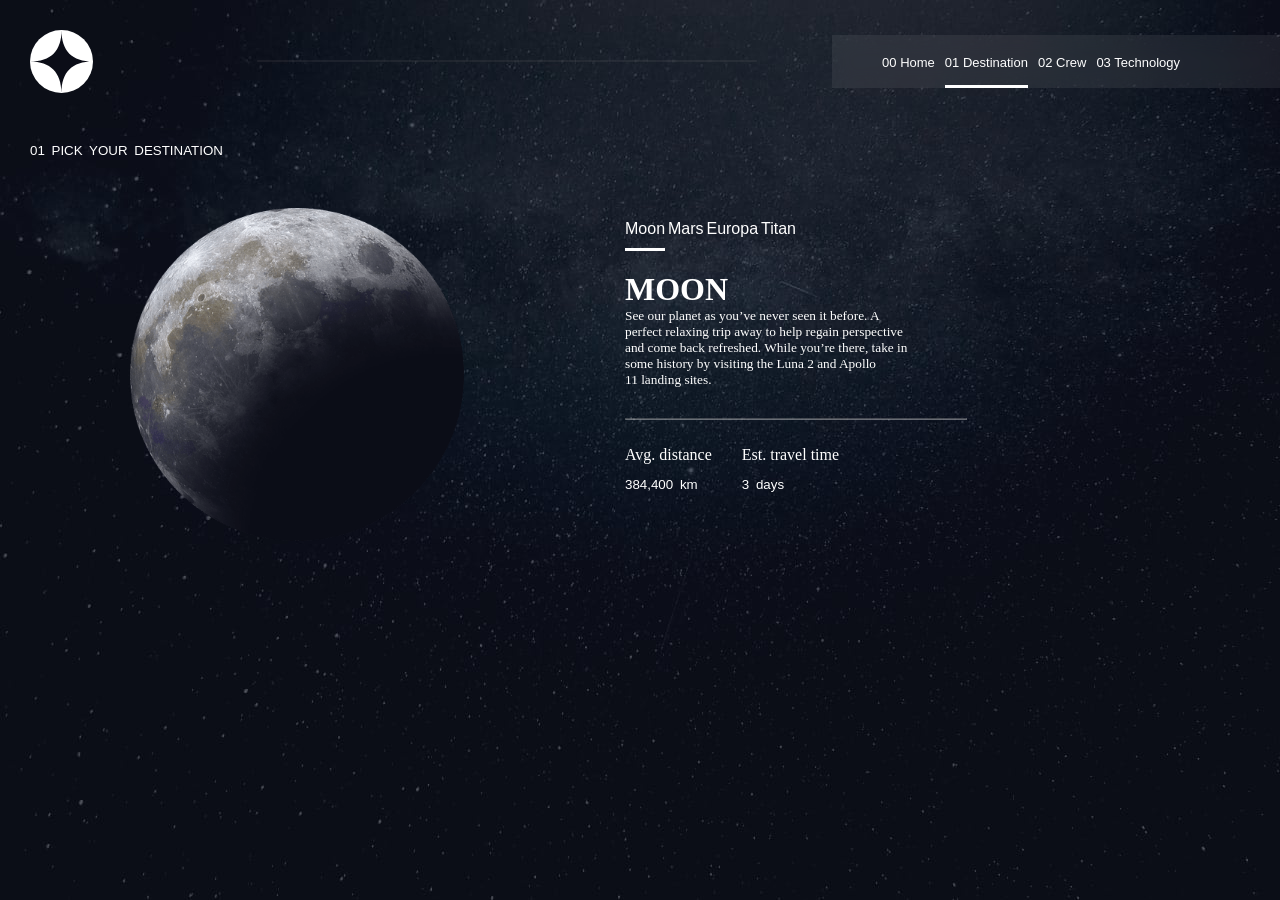
<file: destination-moon.html>
<!DOCTYPE html>
<html lang="en">
  <head>
    <meta charset="UTF-8" />
    <meta name="viewport" content="width=device-width, initial-scale=1.0" />

    <link
      rel="icon"
      type="image/png"
      sizes="32x32"
      href="./starter-code/assets/favicon-32x32.png"
    />

    <title>Frontend Mentor | Space tourism website</title>
    <!-- <link rel="stylesheet" href="./moon.css" /> -->
     <style>
      * {
  margin: 0px;
  padding: 0px;
  box-sizing: border-box;
}
body {
  padding: 30px;
  padding-right: 0px;
  height: 100vh;
  background: url(./starter-code/assets/destination/background-destination-desktop.jpg);
  background-size: cover;
}
nav {
  display: flex;
  align-items: center;
  padding-bottom: 50px;
  justify-content: space-between;
}
#home {
  border-bottom: 3px solid white;
  padding-bottom: 15px;
  margin-bottom: 10px;
}
.nav a {
  color: white;
  font-size: small;
  font-family: sans-serif;
}
.bar {
  gap: 10px;
  display: flex;
  margin-bottom: -30px;
  margin-left: -30px;
  /* background-color: greenyellow; */
}
.nav {
  display: flex;
  gap: 20px;
  padding: 20px;
  padding-right: 100px;
  padding-left: 80px;
  /* position: relative; */
  /* background-color: #999696; */
  backdrop-filter: blur(10px);
  background-color: rgba(185, 184, 184, 0.1);
  -webkit-backdrop-filter: blur(10px);
  /* filter: blur(3px); */
  /* opacity: 0.1; */
}
/* .bar { */
/* display: flex; */
/* background-color: greenyellow; */
/* } */
.color {
  background-color: #999696;
  opacity: 0.1;
  width: 40%;
  height: 0.2vh;
  border-radius: 10px;
  transform: translate(30px, 0px);
}
.logo {
  width: 5%;
  /* padding-right: 20px; */
  margin-right: 30px;
  /* padding-bottom: 50px; */
}
.nav a {
  text-decoration: none;
}
.body {
  display: flex;
  gap: 50px;
  /* background-color: red; */
  /* padding-bottom: -10px; */
  transform: translate(0px, -50px);
  padding: 10px;
  padding-left: 100px;
  padding-top: 50px;
}
hr {
  width: 60%;
  height: 0.1vh;
  /* background-color: red; */
  /* color: green; */
  opacity: 0.4;
  /* padding-top: 30px; */
  margin-top: 30px;
}
.foot {
  display: flex;
  gap: 30px;
}
.moonimg {
  width: 75%;
  display: flex;
  justify-content: center;
  align-items: center;
  /* background-color: green; */
}
.write {
  /* background-color: white; */
  color: white;
  margin-right: 50px;
  width: 50%;
  font-size: smaller;
}
.text {
  /* background-color: white; */
  color: white;
  margin-right: 50px;
  width: 50%;
  /* font-size: smaller; */
}
.navbar a {
  text-decoration: none;
  display: flex;
  color: white;
  font-family: sans-serif;
  gap: 10px;
  /* background-color: greenyellow; */
  margin: 0px;
}

#moons {
  border-bottom: 3px solid white;
  /* padding-bottom: 20px; */
  /* margin-bottom: 10px; */
  margin-top: 12px;
  padding-bottom: 10px;
}
.navbar {
  /* background-color: red; */
  width: 30%;
  padding-bottom: 20px;
}
h2 {
  color: white;
  word-spacing: 3px;
  font-size: smaller;
  font-weight: normal;
  font-family: sans-serif;
  padding-bottom: 50px;
}
.foot {
  margin-top: 20px;
  line-height: 30px;
}
@media screen and (min-width: 300px) and (max-width: 749px) {
  body {
    width: 100%;
    height: 100vh;
    padding: 0px;
    /* margin: 0px; */
    background: url(./starter-code/assets/destination/background-destination-mobile.jpg);
    background-repeat: no-repeat;
    background-size: cover;
    background-position: center center;
    /* background-blend-mode: overlay; */
  }
  .body {
    /* background-color: greenyellow; */
    display: flex;
    flex-direction: column;
    align-items: center;
    justify-content: center;
  }

  .flex {
    display: flex;
    justify-content: space-between;
    padding: 10px;
  }
  .text {
    display: flex;
    flex-direction: column;
    width: 100%;
    /* background-color: red; */
  }
  .navbar {
    /* background-color: yellow; */
    width: 100%;
  }

  /* .mobile { */
  /* display: flex; */
  /* position: absolute; */
  /* top: 10px; */
  /* right: 0px; */
  /* float: right; */
  /* clear: both; */
  /* padding: 10px; */
  /* padding-bottom: 30px; */
  /* } */
  /* nav { */
  /* display: ; */
  /* } */
}

     </style>
  </head>
  <body>
    <nav>
      <img src="./starter-code/assets/shared/logo.svg" alt="" class="logo" />
      <div class="color"></div>
      <nav class="nav">
        <div class="bar">
          <a href="./index.html">00 Home </a>
          <a href="./destination-moon.html" id="home">01 Destination</a>
          <a href="./crew-commander.html">02 Crew</a>
          <a href="./technology-vehicle.html">03 Technology</a>
        </div>
      </nav>
    </nav>
    <h2>01 PICK YOUR DESTINATION</h2>
    <div class="body">
      <div class="moon">
        <img src="./starter-code/assets/destination/image-moon.png" alt="" class="moonimg" />
      </div>
      <div class="text">
        <nav class="navbar">
          <a href="./destination-moon.html" id="moons">Moon</a>
          <a href="./destination-mars.html"> Mars</a>
          <a href="./destination-europa.html">Europa</a>
          <a href="./destination-titan.html">Titan</a>
        </nav>
        <h1>MOON</h1>
        <p class="write">
          See our planet as you’ve never seen it before. A <br />perfect
          relaxing trip away to help regain perspective <br />and come back
          refreshed. While you’re there, take in <br />some history by visiting
          the Luna 2 and Apollo <br />11 landing sites.
        </p>
        <hr />
        <div class="foot">
          <div class="a">
            <p>Avg. distance</p>
            <h2>384,400 km</h2>
          </div>
          <div class="b">
            <p>Est. travel time</p>
            <h2>3 days</h2>
          </div>
        </div>
      </div>
    </div>
    <!-- 00 Home
  01 Destination
  02 Crew
  03 Technology -->
  </body>
</html>
</file>
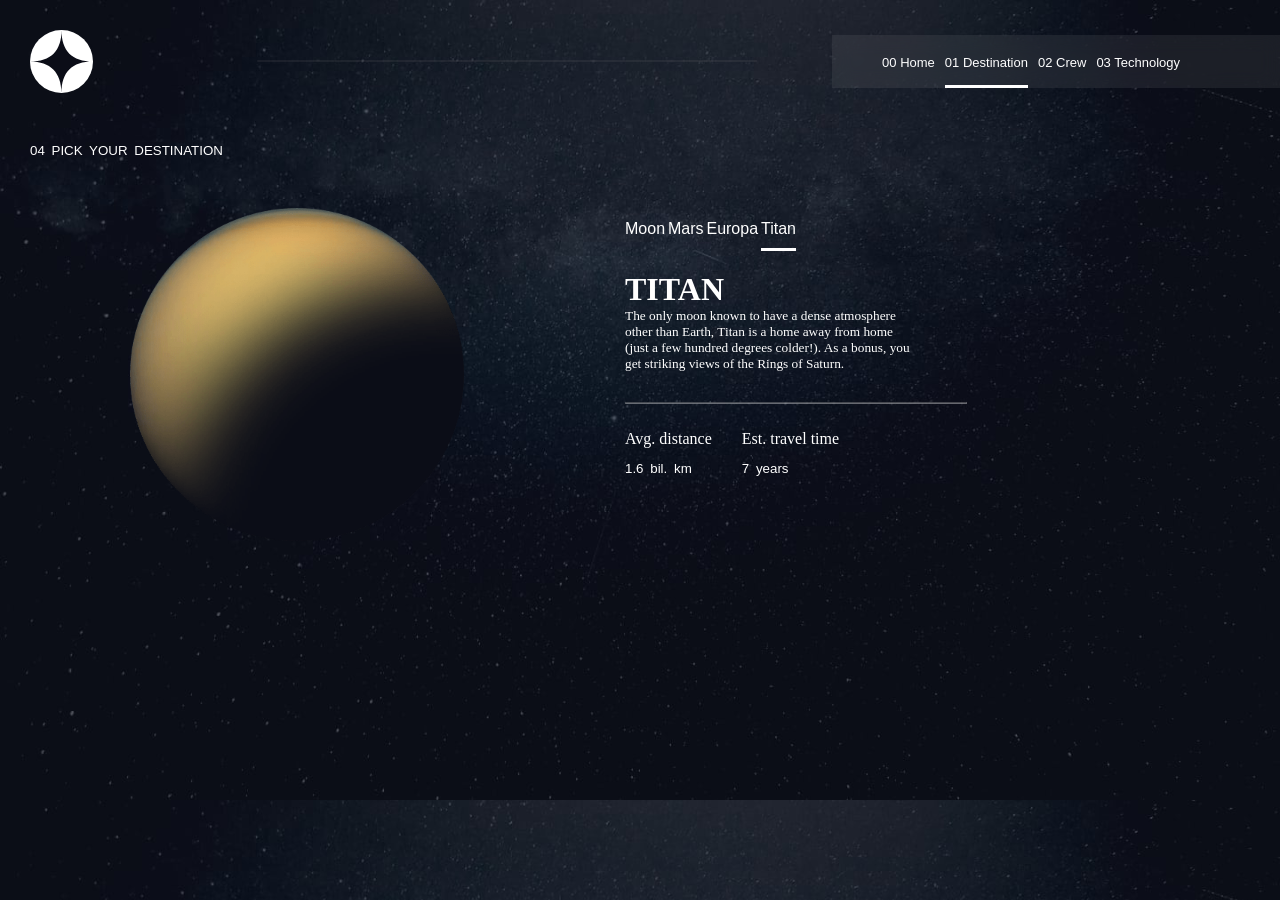
<file: destination-titan.html>
<!DOCTYPE html>
<html lang="en">
  <head>
    <meta charset="UTF-8" />
    <meta name="viewport" content="width=device-width, initial-scale=1.0" />

    <link
      rel="icon"
      type="image/png"
      sizes="32x32"
      href="./starter-code/assets/favicon-32x32.png"
    />

    <title>Frontend Mentor | Space tourism website</title>
    <!-- <link rel="stylesheet" href="./moon.css" /> -->
     <style>
      * {
  margin: 0px;
  padding: 0px;
  box-sizing: border-box;
}
body {
  padding: 30px;
  padding-right: 0px;
  /* height: 100vh; */
  background: url(./starter-code/assets/destination/background-destination-desktop.jpg);
  background-size: cover;
}
nav {
  display: flex;
  align-items: center;
  padding-bottom: 50px;
  justify-content: space-between;
}
#home {
  border-bottom: 3px solid white;
  padding-bottom: 15px;
  margin-bottom: 10px;
}
.nav a {
  color: white;
  font-size: small;
  font-family: sans-serif;
}
.bar {
  gap: 10px;
  display: flex;
  margin-bottom: -30px;
  margin-left: -30px;
  /* background-color: greenyellow; */
}
.nav {
  display: flex;
  gap: 20px;
  padding: 20px;
  padding-right: 100px;
  padding-left: 80px;
  /* position: relative; */
  /* background-color: #999696; */
  backdrop-filter: blur(10px);
  background-color: rgba(185, 184, 184, 0.1);
  -webkit-backdrop-filter: blur(10px);
  /* filter: blur(3px); */
  /* opacity: 0.1; */
}
/* .bar { */
/* display: flex; */
/* background-color: greenyellow; */
/* } */
.color {
  background-color: #999696;
  opacity: 0.1;
  width: 40%;
  height: 0.2vh;
  border-radius: 10px;
  transform: translate(30px, 0px);
}
.logo {
  width: 5%;
  /* padding-right: 20px; */
  margin-right: 30px;
  /* padding-bottom: 50px; */
}
.nav a {
  text-decoration: none;
}
.body {
  display: flex;
  gap: 50px;
  /* background-color: red; */
  /* padding-bottom: -10px; */
  transform: translate(0px, -50px);
  padding: 10px;
  padding-left: 100px;
  padding-top: 50px;
}
hr {
  width: 60%;
  height: 0.1vh;
  /* background-color: red; */
  /* color: green; */
  opacity: 0.4;
  /* padding-top: 30px; */
  margin-top: 30px;
}
.foot {
  display: flex;
  gap: 30px;
}
.moonimg {
  width: 75%;
  display: flex;
  justify-content: center;
  align-items: center;
  /* background-color: green; */
}
.write {
  /* background-color: white; */
  color: white;
  margin-right: 50px;
  width: 50%;
  font-size: smaller;
}
.text {
  /* background-color: white; */
  color: white;
  margin-right: 50px;
  width: 50%;
  /* font-size: smaller; */
}
.navbar a {
  text-decoration: none;
  display: flex;
  color: white;
  font-family: sans-serif;
  gap: 10px;
  /* background-color: greenyellow; */
  margin: 0px;
}

#moons {
  border-bottom: 3px solid white;
  /* padding-bottom: 20px; */
  /* margin-bottom: 10px; */
  margin-top: 12px;
  padding-bottom: 10px;
}
.navbar {
  /* background-color: red; */
  width: 30%;
  padding-bottom: 20px;
}
h2 {
  color: white;
  word-spacing: 3px;
  font-size: smaller;
  font-weight: normal;
  font-family: sans-serif;
  padding-bottom: 50px;
}
.foot {
  margin-top: 20px;
  line-height: 30px;
}
@media screen and (min-width: 300px) and (max-width: 749px) {
  body {
    width: 100%;
    height: 100vh;
    padding: 0px;
    /* margin: 0px; */
    background: url(./starter-code/assets/destination/background-destination-mobile.jpg);
    background-repeat: no-repeat;
    background-size: cover;
    background-position: center center;
    /* background-blend-mode: overlay; */
  }
  .body {
    /* background-color: greenyellow; */
    display: flex;
    flex-direction: column;
    align-items: center;
    justify-content: center;
  }

  .flex {
    display: flex;
    justify-content: space-between;
    padding: 10px;
  }
  .text {
    display: flex;
    flex-direction: column;
    width: 100%;
    /* background-color: red; */
  }
  .navbar {
    /* background-color: yellow; */
    width: 100%;
  }

}
     </style>
  </head>
  <body>
    <nav>
      <img src="./starter-code/assets/shared/logo.svg" alt="" class="logo" />
      <div class="color"></div>
      <nav class="nav">
        <div class="bar">
          <a href="./index.html">00 Home </a>
          <a href="./destination-moon.html" id="home">01 Destination</a>
          <a href="./crew-commander.html">02 Crew</a>
          <a href="./technology-vehicle.html">03 Technology</a>
        </div>
      </nav>
    </nav>
    <h2>04 PICK YOUR DESTINATION</h2>
    <div class="body">
      <div class="moon">
        <img
          src="./starter-code/assets/destination/image-titan.png"
          alt=""
          class="moonimg"
        />
      </div>
      <div class="text">
        <nav class="navbar">
          <a href="./destination-moon.html">Moon</a>
          <a href="./destination-mars.html"> Mars</a>
          <a href="./destination-europa.html">Europa</a>
          <a href="./destination-titan.html" id="moons">Titan</a>
        </nav>
        <h1>TITAN</h1>
        <p class="write">
          The only moon known to have a dense atmosphere other than Earth, Titan
          is a home away from home (just a few hundred degrees colder!). As a
          bonus, you get striking views of the Rings of Saturn.
        </p>
        <hr />
        <div class="foot">
          <div class="a">
            <p>Avg. distance</p>
            <h2>1.6 bil. km</h2>
          </div>
          <div class="b">
            <p>Est. travel time</p>
            <h2>7 years</h2>
          </div>
        </div>
      </div>
    </div>
    <!-- 00 Home
  01 Destination
  02 Crew
  03 Technology

  01 Pick your destination

  Moon
  Mars
  Europa
  Titan

  Titan

 
  Avg. distance
 

  Est. travel time
   -->
  </body>
</html>
</file>
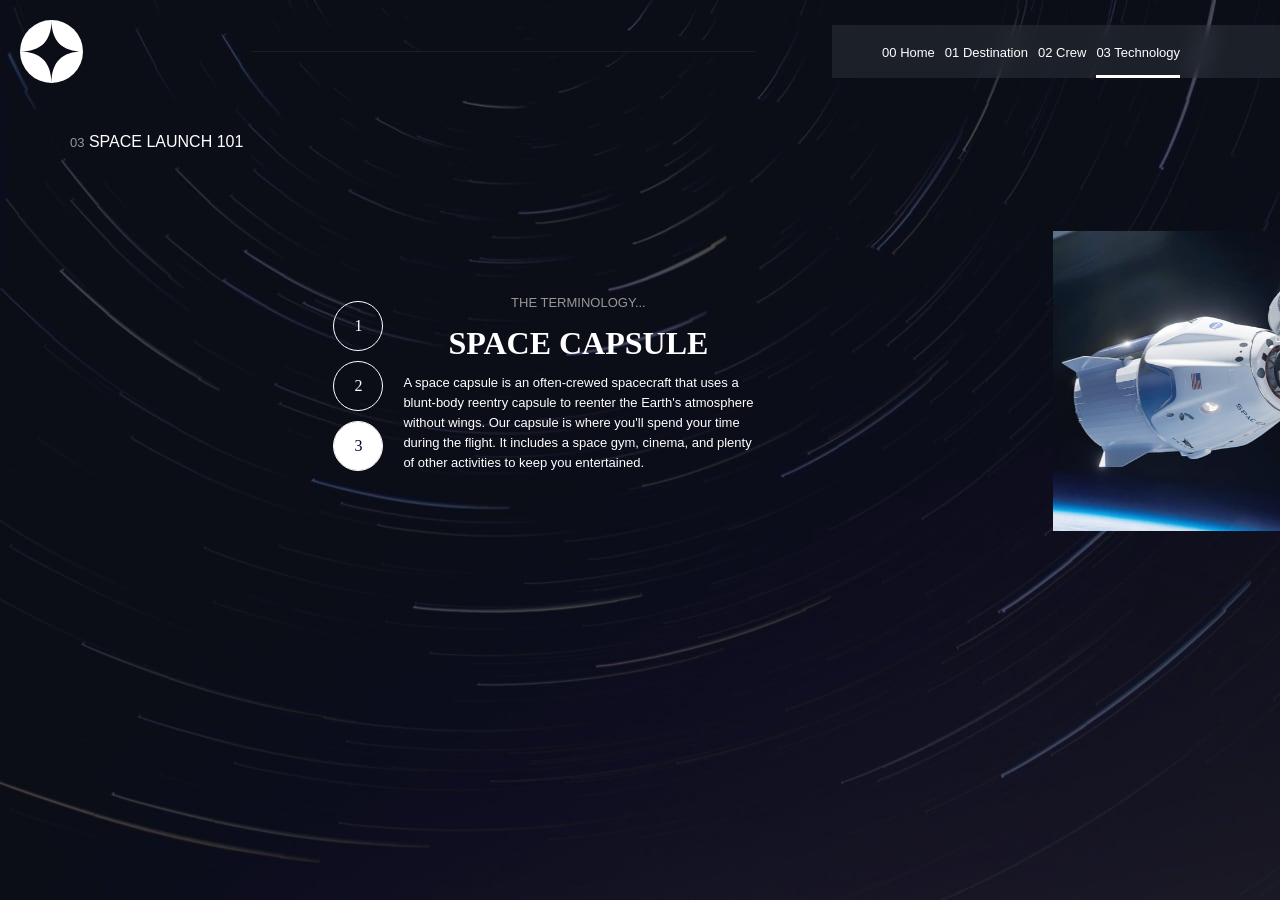
<file: technology-capsule.html>
<!DOCTYPE html>
<html lang="en">
  <head>
    <meta charset="UTF-8" />
    <meta name="viewport" content="width=device-width, initial-scale=1.0" />
    <link
      rel="icon"
      type="image/png"
      sizes="32x32"
      href="./starter-code/assets/favicon-32x32.png"
    />

    <title>Frontend Mentor | Space tourism website</title>
    <style>
      * {
        margin: 0px;
        padding: 0px;
        box-sizing: border-box;
      }
      body {
        padding: 20px;
        padding-right: 0px;
        background: url(./starter-code/assets/technology/background-technology-desktop.jpg);
      }
      nav {
        display: flex;
        align-items: center;
        justify-content: space-between;
      }
      .nav {
        display: flex;
        gap: 10px;
        padding: 20px;
        padding-right: 100px;
        padding-left: 80px;
        /* position: relative; */
        /* background-color: #999696; */
        backdrop-filter: blur(10px);
        background-color: rgba(185, 200, 200, 0.1);
        -webkit-backdrop-filter: blur(10px);
        /* filter: blur(3px); */
        /* opacity: 0.1; */
      }
      h3 {
        padding: 20px;
      }
      .bar {
        gap: 10px;
        display: flex;
        /* background-color: greenyellow; */
        margin-bottom: -30px;
        margin-left: -30px;
      }
      #home {
        border-bottom: 3px solid white;
        padding-bottom: 15px;
        margin-bottom: 10px;
      }
      .color {
        background-color: #999696;
        opacity: 0.1;
        width: 40%;
        height: 0.2vh;
        border-radius: 10px;
        transform: translate(30px, 0px);
      }
      .logo {
        margin-right: 30px;
        width: 5%;
      }

      .nav a {
        font-size: small;
        text-decoration: none;
        font-family: sans-serif;
        color: white;
      }
      .num {
        width: 8%;
        height: 50px;
        margin: 10px;
        background-color: transparent;
        text-align: center;
        border-radius: 100%;
        justify-content: center;
        align-items: center;
        display: flex;
        margin-left: 80px;
        width: 50%;
        border: 1px solid white;
        /* padding-top: ; */
        transform: translate(0px, 30px);
      }
      h3 {
        color: white;
        padding: 50px;
        /* background-color: blueviolet; */
        font-family: sans-serif;
        font-weight: lighter;
        font-size: medium;
      }
      h1 {
        /* text-align: left; */
        padding-bottom: 20px;
      }
      span {
        font-size: small;
        padding-left: 0px;
        color: #999696;
        /* background-color: gray; */
        padding-bottom: 20px;
      }
      .box1 {
        align-items: center;
        justify-content: center;
        display: flex;
        flex-direction: column;
        line-height: 20px;
      }
      #home {
        border-bottom: 3px solid white;
        padding-bottom: 15px;
        margin-bottom: 10px;
      }
      .cover {
        display: flex;
        /* background-color: red; */
        gap: 50px;
        padding: 30px;
        padding-bottom: 20px;
        padding-bottom: 0px;
        overflow: hidden;
        /* position: relative; */
        justify-content: center;
      }
      .column {
        display: flex;
        /* background-color: greenyellow; */
      }
      /* .box2 { */
      /* background-color: white; */
      /* } */
      .boxa {
        /* background-color: white; */
        padding-bottom: 30px;
      }
      .side {
        /* background-color: blanchedalmond; */
        /* position: absolute; */
        /* left: 10px; */
        /* background-color: red; */
        transform: translate(300px, 0px);
        width: 100%;
        height: 300px;
      }
      .figure {
        color: white;
      }
      .boxa {
        padding-top: 30px;
        /* background-color: greenyellow; */
      }
      .box1 {
        color: white;
        font-family: sans-serif;
      }
      .box1 h1 {
        font-family: serif;
      }
      #id {
        background-color: white;
        width: 100%;
        height: 100%;
        border-radius: 100%;
        display: flex;
        justify-content: center;
        align-items: center;
        color: rgb(2, 2, 48);
      }
      .box1 p {
        font-size: small;
      }

      .num a {
        text-decoration: none;
        color: white;
      }
      .phone {
        display: none;
        /* background-color: green; */
        width: 100%;
      }
      /* .side { */
      /* display: none; */
      /* } */
      @media screen and (min-width: 300px) and (max-width: 749px) {
        body {
          width: 100%;
          height: 70vh;
          padding: 0px;
          /* margin: 0px; */
          background-repeat: no-repeat;
          background-size: cover;
          background-position: center center;
          /* background-blend-mode: overlay; */
          background: url(./starter-code/assets/technology/background-technology-mobile.jpg);
        }
        .body {
          /* background-color: greenyellow; */
          display: flex;
          flex-direction: column;
          align-items: center;
          justify-content: center;
        }

        .flex {
          display: flex;
          justify-content: space-between;
          padding: 10px;
        }
        .box1 {
          display: flex;
          flex-direction: column;
          width: 100%;
          /* background-color: red; */
        }
        .person {
          /* position: static; */
          position: none;

          display: flex;
          flex-direction: column;
          justify-content: center;
          align-items: center;
          height: 50vh;
        }
        .cover {
          display: flex;
          flex-direction: column;
          /* background-color: red; */
        }
        .navbar {
          /* background-color: yellow; */
          width: 100%;
        }
        br {
          display: none;
        }
        .num {
          /* background-color: blueviolet; */
          width: 50px;

          height: 50px;
          transform: translate(0px, 0px);
          margin-left: 10px;
          /* height: 100px; */
        }
        /* .side { */
        /* display: none; */
        /* } */
        .phone {
          display: block;
          height: 250px;
        }
        .boxa {
          /* background-color: green; */
          padding-bottom: 0px;
          margin-bottom: 0px;
          display: flex;
          align-items: center;
          justify-content: center;
          /* gap: 10px; */
          padding: 0px;
          margin: 0px;

          /* gap: 10px; */
        }
        .side {
          transform: translate(0px, 0px);
          display: none;
        }
        .column {
          display: flex;
          flex-direction: column-reverse;
          gap: 20px;
        }

        /* .mobile { */
        /* display: flex; */
        /* position: absolute; */
        /* top: 10px; */
        /* right: 0px; */
        /* float: right; */
        /* clear: both; */
        /* padding: 10px; */
        /* padding-bottom: 30px; */
        /* } */
        /* nav { */
        /* display: ; */
        /* } */
      }
    </style>
  </head>
  <body>
    <nav>
      <img src="./starter-code/assets/shared/logo.svg" alt="" class="logo" />
      <div class="color"></div>
      <nav class="nav">
        <div class="bar">
          <a href="./index.html">00 Home </a>
          <a href="./destination-moon.html">01 Destination</a>
          <a href="./crew-commander.html">02 Crew</a>
          <a href="./technology-vehicle.html" id="home">03 Technology</a>
        </div>
      </nav>
    </nav>

    <h3><span>03</span> SPACE LAUNCH 101</h3>
    <div class="cover">
      <div class="boxa">
        <div class="num">
          <p class="figure"><a href="./technology-vehicle.html">1</a></p>
        </div>
        <div class="num">
          <p class="figure"><a href="./technology-spaceport.html">2</a></p>
        </div>
        <div class="num">
          <p class="figure" id="id">
            <a href="./technology-capsule.html" id="id">3</a>
          </p>
        </div>
      </div>
      <div class="column">
        <div class="box1">
          <span>THE TERMINOLOGY...</span>
          <h1>SPACE CAPSULE</h1>
          <p>
            A space capsule is an often-crewed spacecraft that uses a <br />
            blunt-body reentry capsule to reenter the Earth's atmosphere
            <br />without wings. Our capsule is where you'll spend your time
            <br />
            during the flight. It includes a space gym, cinema, and plenty
            <br />of other activities to keep you entertained.
          </p>
        </div>
        <div class="box2">
          <img
            src="./starter-code/assets/technology/image-space-capsule-portrait.jpg"
            alt=""
            class="side"
          />
          <img
            src="./starter-code/assets/technology/image-space-capsule-landscape.jpg"
            alt=""
            class="phone"
          />
        </div>
      </div>
    </div>
    <!-- 00 Home
  01 Destination
  02 Crew
  03 Technology

  03 Space launch 101

  1
  2
  3

  The terminology...
  Space capsule
 -->
  </body>
</html>
</file>
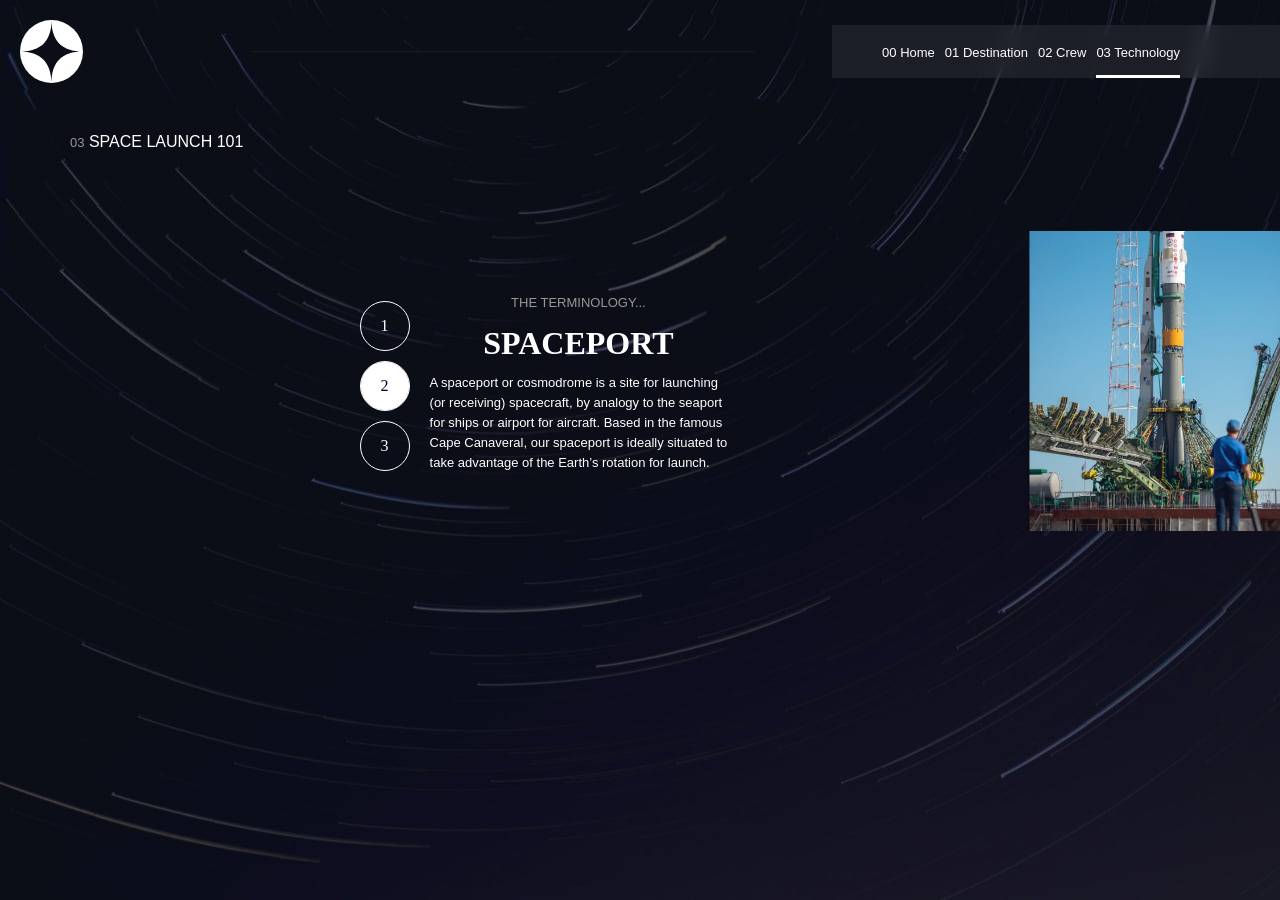
<file: technology-spaceport.html>
<!DOCTYPE html>
<html lang="en">
  <head>
    <meta charset="UTF-8" />
    <meta name="viewport" content="width=device-width, initial-scale=1.0" />

     <link
      rel="icon"
      type="image/png"
      sizes="32x32"
      href="./starter-code/assets/favicon-32x32.png"
    />

    <title>Frontend Mentor | Space tourism website</title>
    <!-- <link rel="stylesheet" href="./technology.css" /> -->
     <style>
      * {
  margin: 0px;
  padding: 0px;
  box-sizing: border-box;
}
body {
  padding: 20px;
  padding-right: 0px;
  background: url(./starter-code/assets/technology/background-technology-desktop.jpg);
}
nav {
  display: flex;
  align-items: center;
  justify-content: space-between;
}
.nav {
  display: flex;
  gap: 10px;
  padding: 20px;
  padding-right: 100px;
  padding-left: 80px;
  /* position: relative; */
  /* background-color: #999696; */
  backdrop-filter: blur(10px);
  background-color: rgba(185, 184, 184, 0.1);
  -webkit-backdrop-filter: blur(10px);
  /* filter: blur(3px); */
  /* opacity: 0.1; */
}
h3 {
  padding: 20px;
}
.bar {
  gap: 10px;
  display: flex;
  /* background-color: greenyellow; */
  margin-bottom: -30px;
  margin-left: -30px;
}
#home {
  border-bottom: 3px solid white;
  padding-bottom: 15px;
  margin-bottom: 10px;
}
.color {
  background-color: #999696;
  opacity: 0.1;
  width: 40%;
  height: 0.2vh;
  border-radius: 10px;
  transform: translate(30px, 0px);
}
.logo {
  margin-right: 30px;
  width: 5%;
}

.nav a {
  font-size: small;
  text-decoration: none;
  font-family: sans-serif;
  color: white;
}
.num {
  width: 8%;
  height: 50px;
  margin: 10px;
  background-color: transparent;
  text-align: center;
  border-radius: 100%;
  justify-content: center;
  align-items: center;
  display: flex;
  margin-left: 80px;
  width: 50%;
  border: 1px solid white;
  /* padding-top: ; */
  transform: translate(0px, 30px);
}
h3 {
  color: white;
  padding: 50px;
  /* background-color: blueviolet; */
  font-family: sans-serif;
  font-weight: lighter;
  font-size: medium;
}
h1 {
  /* text-align: left; */
  padding-bottom: 20px;
}
span {
  font-size: small;
  padding-left: 0px;
  color: #999696;
  /* background-color: gray; */
  padding-bottom: 20px;
}
.box1 {
  align-items: center;
  justify-content: center;
  display: flex;
  flex-direction: column;
  line-height: 20px;
}
#home {
  border-bottom: 3px solid white;
  padding-bottom: 15px;
  margin-bottom: 10px;
}
.cover {
  display: flex;
  /* background-color: red; */
  gap: 50px;
  padding: 30px;
  padding-bottom: 20px;
  padding-bottom: 0px;
  overflow: hidden;
  /* position: relative; */
  justify-content: center;
}
.column {
  display: flex;
  /* background-color: greenyellow; */
}
/* .box2 { */
/* background-color: white; */
/* } */
.boxa {
  /* background-color: white; */
  padding-bottom: 30px;
}
.side {
  /* background-color: blanchedalmond; */
  /* position: absolute; */
  /* left: 10px; */
  /* background-color: red; */
  transform: translate(300px, 0px);
  width: 100%;
  height: 300px;
}
.figure {
  color: white;
}
.boxa {
  padding-top: 30px;
  /* background-color: greenyellow; */
}
.box1 {
  color: white;
  font-family: sans-serif;
}
.box1 h1 {
  font-family: serif;
}
#id {
  background-color: white;
  width: 100%;
  height: 100%;
  border-radius: 100%;
  display: flex;
  justify-content: center;
  align-items: center;
  color: rgb(2, 2, 48);
}
.box1 p {
  font-size: small;
}

.num a {
  text-decoration: none;
  color: white;
}
.phone {
  display: none;
  /* background-color: green; */
  width: 100%;
}
/* .side { */
/* display: none; */
/* } */
@media screen and (min-width: 300px) and (max-width: 749px) {
  body {
    width: 100%;
    height: 70vh;
    padding: 0px;
    /* margin: 0px; */
    background-repeat: no-repeat;
    background-size: cover;
    background-position: center center;
    /* background-blend-mode: overlay; */
    background: url(./starter-code/assets/technology/background-technology-mobile.jpg);
  }
  .body {
    /* background-color: greenyellow; */
    display: flex;
    flex-direction: column;
    align-items: center;
    justify-content: center;
  }

  .flex {
    display: flex;
    justify-content: space-between;
    padding: 10px;
  }
  .box1 {
    display: flex;
    flex-direction: column;
    width: 100%;
    /* background-color: red; */
  }
  .person {
    /* position: static; */
    position: none;

    display: flex;
    flex-direction: column;
    justify-content: center;
    align-items: center;
    height: 50vh;
  }
  .cover {
    display: flex;
    flex-direction: column;
    /* background-color: red; */
  }
  .navbar {
    /* background-color: yellow; */
    width: 100%;
  }
  br {
    display: none;
  }
  .num {
    /* background-color: blueviolet; */
    width: 50px;

    height: 50px;
    transform: translate(0px, 0px);
    margin-left: 10px;
    /* height: 100px; */
  }
  /* .side { */
  /* display: none; */
  /* } */
  .phone {
    display: block;
    height: 250px;
  }
  .boxa {
    /* background-color: green; */
    padding-bottom: 0px;
    margin-bottom: 0px;
    display: flex;
    align-items: center;
    justify-content: center;
    /* gap: 10px; */
    padding: 0px;
    margin: 0px;

    /* gap: 10px; */
  }
  .side {
    transform: translate(0px, 0px);
    display: none;
  }
  .column {
    display: flex;
    flex-direction: column-reverse;
    gap: 20px;
  }

  /* .mobile { */
  /* display: flex; */
  /* position: absolute; */
  /* top: 10px; */
  /* right: 0px; */
  /* float: right; */
  /* clear: both; */
  /* padding: 10px; */
  /* padding-bottom: 30px; */
  /* } */
  /* nav { */
  /* display: ; */
  /* } */
}
@media screen and (min-width: 750px) and (max-width: 1000px) {
  body {
    width: 100%;
    height: 70vh;
    padding: 0px;
    /* margin: 0px; */
    background-repeat: no-repeat;
    background-size: cover;
    background-position: center center;
    /* background-blend-mode: overlay; */
    background: url(./starter-code/assets/technology/background-technology-tablet.jpg);
  }
  .body {
    /* background-color: greenyellow; */
    display: flex;
    flex-direction: column;
    align-items: center;
    justify-content: center;
  }

  .flex {
    display: flex;
    justify-content: space-between;
    padding: 10px;
  }
  .box1 {
    display: flex;
    flex-direction: column;
    width: 100%;
    /* background-color: red; */
  }
  .person {
    /* position: static; */
    position: none;

    display: flex;
    flex-direction: column;
    justify-content: center;
    align-items: center;
    height: 50vh;
  }
  .cover {
    display: flex;
    flex-direction: column;
    /* background-color: red; */
  }
  .navbar {
    /* background-color: yellow; */
    width: 100%;
  }
  br {
    display: none;
  }
  .num {
    /* background-color: blueviolet; */
    width: 50px;

    height: 50px;
    transform: translate(0px, 0px);
    margin-left: 10px;
    /* height: 100px; */
  }
  /* .side { */
  /* display: none; */
  /* } */
  .phone {
    display: block;
    height: 250px;
    width: 500px;
    margin-left: 15%;
  }
  .boxa {
    /* background-color: green; */
    padding-bottom: 0px;
    margin-bottom: 0px;
    display: flex;
    align-items: center;
    justify-content: center;
    /* gap: 10px; */
    padding: 0px;
    margin: 0px;

    /* gap: 10px; */
  }
  .side {
    transform: translate(0px, 0px);
    display: none;
  }
  .column {
    display: flex;
    flex-direction: column-reverse;
    gap: 20px;
  }

  /* .mobile { */
  /* display: flex; */
  /* position: absolute; */
  /* top: 10px; */
  /* right: 0px; */
  /* float: right; */
  /* clear: both; */
  /* padding: 10px; */
  /* padding-bottom: 30px; */
  /* } */
  /* nav { */
  /* display: ; */
  /* } */
}

    </style>
  </head>
  <body>
    <nav>
      <img src="./starter-code/assets/shared/logo.svg" alt="" class="logo" />
      <div class="color"></div>
      <nav class="nav">
        <div class="bar">
          <a href="./index.html">00 Home </a>
          <a href="./destination-moon.html">01 Destination</a>
          <a href="./crew-commander.html">02 Crew</a>
          <a href="./technology-vehicle.html" id="home">03 Technology</a>
        </div>
      </nav>
    </nav>

    <h3><span>03</span> SPACE LAUNCH 101</h3>
    <div class="cover">
      <div class="boxa">
        <div class="num">
          <p class="figure"><a href="./technology-vehicle.html">1</a></p>
        </div>
        <div class="num">
          <p class="figure" id="id"><a href="" id="id">2</a></p>
        </div>
        <div class="num">
          <p class="figure"><a href="./technology-capsule.html">3</a></p>
        </div>
      </div>
      <div class="column">
        <div class="box1">
          <span>THE TERMINOLOGY...</span>
          <h1>SPACEPORT</h1>
          <p>
            A spaceport or cosmodrome is a site for launching <br />(or
            receiving) spacecraft, by analogy to the seaport <br />for ships or
            airport for aircraft. Based in the famous <br />Cape Canaveral, our
            spaceport is ideally situated to <br />take advantage of the Earth’s
            rotation for launch.
          </p>
        </div>
        <div class="box2">
          <img
            src="./starter-code/assets/technology/image-spaceport-portrait.jpg"
            alt=""
            class="side"
          />
          <img
            src="./starter-code/assets/technology/image-spaceport-landscape.jpg"
            alt=""
            class="phone"
          />
        </div>
      </div>
    </div>
    <!-- 00 Home
  01 Destination
  02 Crew
  03 Technology

  03 Space launch 101

  1
  2
  3

  The terminology...
  Spaceport

   -->
  </body>
</html>
</file>
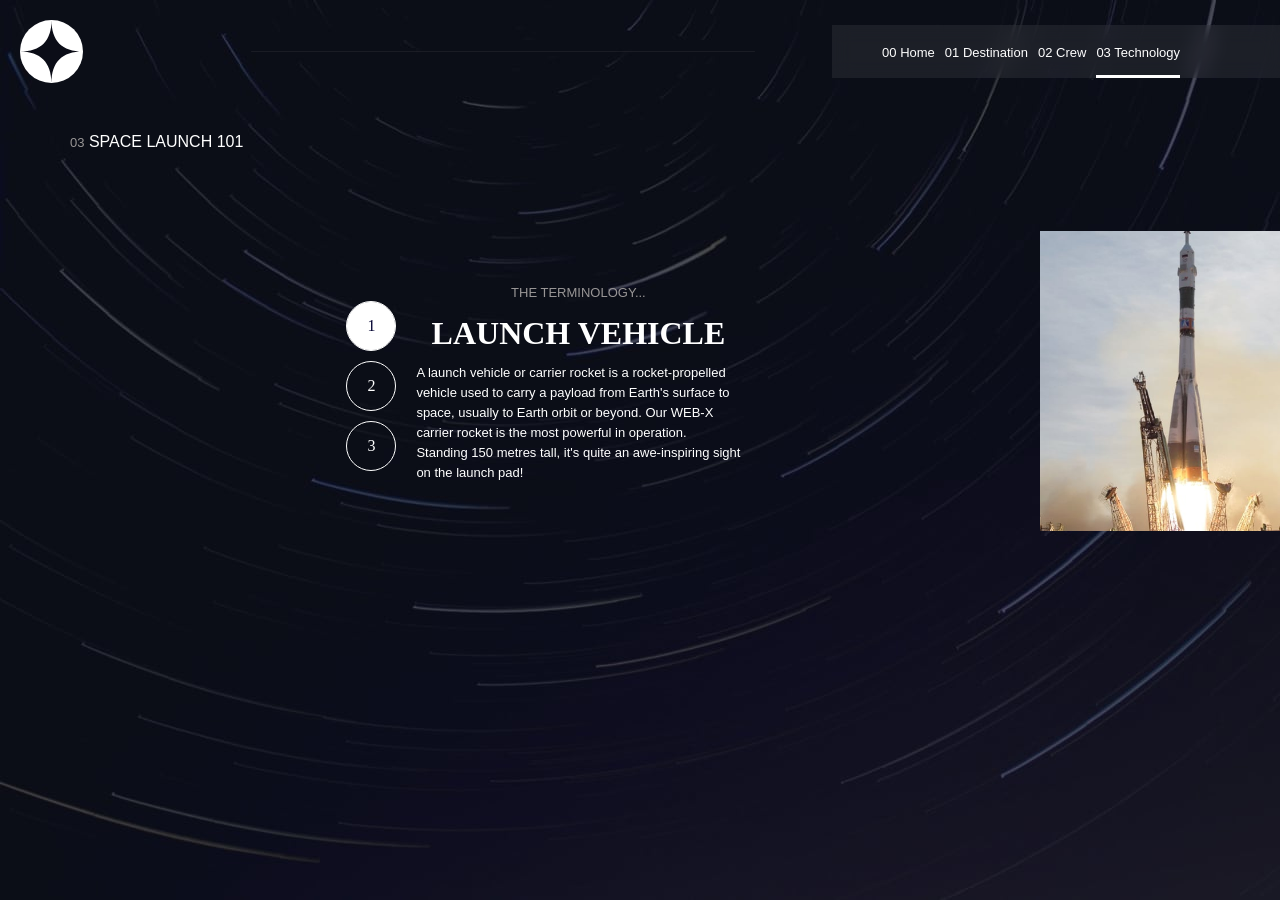
<file: technology-vehicle.html>
<!DOCTYPE html>
<html lang="en">
  <head>
    <meta charset="UTF-8" />
    <meta name="viewport" content="width=device-width, initial-scale=1.0" />

    <link
      rel="icon"
      type="image/png"
      sizes="32x32"
      href="./starter-code/assets/favicon-32x32.png"
    />

    <title>Frontend Mentor | Space tourism website</title>
     <style>
      * {
  margin: 0px;
  padding: 0px;
  box-sizing: border-box;
}
body {
  padding: 20px;
  padding-right: 0px;
  background: url(./starter-code/assets/technology/background-technology-desktop.jpg);
}
nav {
  display: flex;
  align-items: center;
  justify-content: space-between;
}
.nav {
  display: flex;
  gap: 10px;
  padding: 20px;
  padding-right: 100px;
  padding-left: 80px;
  /* position: relative; */
  /* background-color: #999696; */
  backdrop-filter: blur(10px);
  background-color: rgba(185, 184, 184, 0.1);
  -webkit-backdrop-filter: blur(10px);
  /* filter: blur(3px); */
  /* opacity: 0.1; */
}
h3 {
  padding: 20px;
}
.bar {
  gap: 10px;
  display: flex;
  /* background-color: greenyellow; */
  margin-bottom: -30px;
  margin-left: -30px;
}
#home {
  border-bottom: 3px solid white;
  padding-bottom: 15px;
  margin-bottom: 10px;
}
.color {
  background-color: #999696;
  opacity: 0.1;
  width: 40%;
  height: 0.2vh;
  border-radius: 10px;
  transform: translate(30px, 0px);
}
.logo {
  margin-right: 30px;
  width: 5%;
}

.nav a {
  font-size: small;
  text-decoration: none;
  font-family: sans-serif;
  color: white;
}
.num {
  width: 8%;
  height: 50px;
  margin: 10px;
  background-color: transparent;
  text-align: center;
  border-radius: 100%;
  justify-content: center;
  align-items: center;
  display: flex;
  margin-left: 80px;
  width: 50%;
  border: 1px solid white;
  /* padding-top: ; */
  transform: translate(0px, 30px);
}
h3 {
  color: white;
  padding: 50px;
  /* background-color: blueviolet; */
  font-family: sans-serif;
  font-weight: lighter;
  font-size: medium;
}
h1 {
  /* text-align: left; */
  padding-bottom: 20px;
}
span {
  font-size: small;
  padding-left: 0px;
  color: #999696;
  /* background-color: gray; */
  padding-bottom: 20px;
}
.box1 {
  align-items: center;
  justify-content: center;
  display: flex;
  flex-direction: column;
  line-height: 20px;
}
#home {
  border-bottom: 3px solid white;
  padding-bottom: 15px;
  margin-bottom: 10px;
}
.cover {
  display: flex;
  /* background-color: red; */
  gap: 50px;
  padding: 30px;
  padding-bottom: 20px;
  padding-bottom: 0px;
  overflow: hidden;
  /* position: relative; */
  justify-content: center;
}
.column {
  display: flex;
  /* background-color: greenyellow; */
}
/* .box2 { */
/* background-color: white; */
/* } */
.boxa {
  /* background-color: white; */
  padding-bottom: 30px;
}
.side {
  /* background-color: blanchedalmond; */
  /* position: absolute; */
  /* left: 10px; */
  /* background-color: red; */
  transform: translate(300px, 0px);
  width: 100%;
  height: 300px;
}
.figure {
  color: white;
}
.boxa {
  padding-top: 30px;
  /* background-color: greenyellow; */
}
.box1 {
  color: white;
  font-family: sans-serif;
}
.box1 h1 {
  font-family: serif;
}
#id {
  background-color: white;
  width: 100%;
  height: 100%;
  border-radius: 100%;
  display: flex;
  justify-content: center;
  align-items: center;
  color: rgb(2, 2, 48);
}
.box1 p {
  font-size: small;
}

.num a {
  text-decoration: none;
  color: white;
}
.phone {
  display: none;
  /* background-color: green; */
  width: 100%;
}
/* .side { */
/* display: none; */
/* } */
@media screen and (min-width: 300px) and (max-width: 749px) {
  body {
    width: 100%;
    height: 70vh;
    padding: 0px;
    /* margin: 0px; */
    background-repeat: no-repeat;
    background-size: cover;
    background-position: center center;
    /* background-blend-mode: overlay; */
    background: url(./starter-code/assets/technology/background-technology-mobile.jpg);
  }
  .body {
    /* background-color: greenyellow; */
    display: flex;
    flex-direction: column;
    align-items: center;
    justify-content: center;
  }

  .flex {
    display: flex;
    justify-content: space-between;
    padding: 10px;
  }
  .box1 {
    display: flex;
    flex-direction: column;
    width: 100%;
    /* background-color: red; */
  }
  .person {
    /* position: static; */
    position: none;

    display: flex;
    flex-direction: column;
    justify-content: center;
    align-items: center;
    height: 50vh;
  }
  .cover {
    display: flex;
    flex-direction: column;
    /* background-color: red; */
  }
  .navbar {
    /* background-color: yellow; */
    width: 100%;
  }
  br {
    display: none;
  }
  .num {
    /* background-color: blueviolet; */
    width: 50px;

    height: 50px;
    transform: translate(0px, 0px);
    margin-left: 10px;
    /* height: 100px; */
  }
  /* .side { */
  /* display: none; */
  /* } */
  .phone {
    display: block;
    height: 250px;
  }
  .boxa {
    /* background-color: green; */
    padding-bottom: 0px;
    margin-bottom: 0px;
    display: flex;
    align-items: center;
    justify-content: center;
    /* gap: 10px; */
    padding: 0px;
    margin: 0px;

    /* gap: 10px; */
  }
  .side {
    transform: translate(0px, 0px);
    display: none;
  }
  .column {
    display: flex;
    flex-direction: column-reverse;
    gap: 20px;
  }

  /* .mobile { */
  /* display: flex; */
  /* position: absolute; */
  /* top: 10px; */
  /* right: 0px; */
  /* float: right; */
  /* clear: both; */
  /* padding: 10px; */
  /* padding-bottom: 30px; */
  /* } */
  /* nav { */
  /* display: ; */
  /* } */
}
@media screen and (min-width: 750px) and (max-width: 1000px) {
  body {
    width: 100%;
    height: 70vh;
    padding: 0px;
    /* margin: 0px; */
    background-repeat: no-repeat;
    background-size: cover;
    background-position: center center;
    /* background-blend-mode: overlay; */
    background: url(./starter-code/assets/technology/background-technology-tablet.jpg);
  }
  .body {
    /* background-color: greenyellow; */
    display: flex;
    flex-direction: column;
    align-items: center;
    justify-content: center;
  }

  .flex {
    display: flex;
    justify-content: space-between;
    padding: 10px;
  }
  .box1 {
    display: flex;
    flex-direction: column;
    width: 100%;
    /* background-color: red; */
  }
  .person {
    /* position: static; */
    position: none;

    display: flex;
    flex-direction: column;
    justify-content: center;
    align-items: center;
    height: 50vh;
  }
  .cover {
    display: flex;
    flex-direction: column;
    /* background-color: red; */
  }
  .navbar {
    /* background-color: yellow; */
    width: 100%;
  }
  br {
    display: none;
  }
  .num {
    /* background-color: blueviolet; */
    width: 50px;

    height: 50px;
    transform: translate(0px, 0px);
    margin-left: 10px;
    /* height: 100px; */
  }
  /* .side { */
  /* display: none; */
  /* } */
  .phone {
    display: block;
    height: 250px;
    width: 500px;
    margin-left: 15%;
  }
  .boxa {
    /* background-color: green; */
    padding-bottom: 0px;
    margin-bottom: 0px;
    display: flex;
    align-items: center;
    justify-content: center;
    /* gap: 10px; */
    padding: 0px;
    margin: 0px;

    /* gap: 10px; */
  }
  .side {
    transform: translate(0px, 0px);
    display: none;
  }
  .column {
    display: flex;
    flex-direction: column-reverse;
    gap: 20px;
  }

  /* .mobile { */
  /* display: flex; */
  /* position: absolute; */
  /* top: 10px; */
  /* right: 0px; */
  /* float: right; */
  /* clear: both; */
  /* padding: 10px; */
  /* padding-bottom: 30px; */
  /* } */
  /* nav { */
  /* display: ; */
  /* } */
}

    </style>
  </head>
  <body>
    <nav>
      
      <img src="./starter-code/assets/shared/logo.svg" alt="" class="logo" />
      <div class="color"></div>
      <nav class="nav">
        <div class="bar">
          <a href="./index.html">00 Home </a>
          <a href="./destination-moon.html">01 Destination</a>
          <a href="./crew-commander.html">02 Crew</a>
          <a href="./technology-vehicle.html" id="home">03 Technology</a>
        </div>
      </nav>
    </nav>
    <h3><span>03</span> SPACE LAUNCH 101</h3>
    <div class="cover">
      <div class="boxa">
        <div class="num">
          <p class="figure" id="id">
            <a href="./technology-vehicle.html" id="id">1</a>
          </p>
        </div>
        <div class="num">
          <p class="figure"><a href="./technology-spaceport.html">2</a></p>
        </div>
        <div class="num">
          <p class="figure">
            <a href="./technology-capsule.html">3</a>
          </p>
        </div>
      </div>
      <div class="column">
        <div class="box1">
          <span>THE TERMINOLOGY...</span>
          <h1>LAUNCH VEHICLE</h1>
          <p>
            A launch vehicle or carrier rocket is a rocket-propelled <br />
            vehicle used to carry a payload from Earth's surface to <br />space,
            usually to Earth orbit or beyond. Our WEB-X <br />carrier rocket is
            the most powerful in operation. <br />Standing 150 metres tall, it's
            quite an awe-inspiring sight <br />
            on the launch pad!
          </p>
        </div>
        <div class="box2">
          <img
            src="./starter-code/assets/technology/image-launch-vehicle-landscape.jpg"
            alt=""
            class="phone"
          /><img
            src="./starter-code/assets/technology/image-launch-vehicle-portrait.jpg"
            alt=""
            class="side"
          />
        </div>
      </div>
    </div>
    <!-- 00 Home
  01 Destination
  02 Crew
  03 Technology

  03 Space launch 101

  1
  2
  3

  The terminology...
  Launch vehicle

   -->
  </body>
</html>
</file>
<file: style.css>
* {
        margin: 0px;
        padding: 0px;
        box-sizing: border-box;
      }
      body {
        padding: 30px;
        padding-right: 0px;
        background: url(./starter-code/assets/home/background-home-desktop.jpg);
        background-size: cover;
      }
      .flex {
        display: none;
      }
      .phonelogo {
        display: none;
      }
      /* .mobile { */
      /* display: none; */
      /* } */
      nav {
        display: flex;
        align-items: center;
        justify-content: space-between;
      }
      #details a{
        text-decoration: none;
        color: black;
        font-size: 30px;
        /* background-color: red; */
        /* display: flex; */
      }
      .nav {
        display: flex;
        gap: 10px;
        padding: 20px;
        padding-right: 100px;
        padding-left: 80px;
        /* position: relative; */
        /* background-color: #999696; */
        backdrop-filter: blur(10px);
        background-color: rgba(185, 184, 184, 0.1);
        -webkit-backdrop-filter: blur(10px);
        /* filter: blur(3px); */
        /* opacity: 0.1; */
      }
      .bar {
        gap: 10px;
        display: flex;
        /* background-color: greenyellow; */

        /* padding-bottom: 10px; */
        /* margin-left: -30px; */
        margin-bottom: -30px;
      }
      #home {
        border-bottom: 3px solid white;
        padding-bottom: 15px;
        margin-bottom: 10px;
      }
      .color {
        background-color: #999696;
        opacity: 0.1;
        width: 40%;
        height: 0.2vh;
        border-radius: 10px;
        transform: translate(30px, 0px);
      }
      .logo {
        margin-right: 30px;
        width: 8%;
      }
      .nav a {
        font-size: small;
        text-decoration: none;
        font-family: sans-serif;
        color: white;
      }
      .body {
        display: flex;
        /* padding: 50px; */
        gap: 100px;
        margin-left: 5%;
        /* padding-left: -20px; */

        /* justify-content: center; */
        /* background-color: red; */
        align-items: center;
        margin-top: 5%;
      }
      .p1 {
        /* background-color: green; */
        padding: 10px;
        color: white;
      }
      .p1 H3 {
        font-size: larger;
        letter-spacing: 4px;
        word-spacing: 2px;
        /* font-stretch: ultra-expanded; */
      }
      .p1 h1 {
        /* height: 20vh; */
        font-size: 125px;
        font-family: sans-serif;
        font-weight: lighter;
        padding-top: 10px;
        padding-bottom: 30px;
      }
      .text {
        line-height: 30px;
        font-family: sans-serif;
        word-spacing: 5px;
        font-size: small;
      }
      .explore {
        background-color: white;
        height: 300px;
        font-size: xx-large;
        letter-spacing: 2px;
        width: 25%;
        display: flex;
        justify-content: center;
        align-items: center;
        border-radius: 100%;
        transform: translate(250px, 40px);
      }
      .mobile {
        display: none;
      }
      @media screen and (min-width: 300px) and (max-width: 749px) {
        body {
          width: 100%;
          margin: 0 auto;
          height: 100vh;
          padding: 0px;
          /* margin: 0px; */
          background-repeat: no-repeat;
          background-size: cover;
          background-position: center center;
          /* background-blend-mode: overlay; */
          background: url(./starter-code/assets/home/background-home-mobile.jpg);
        }
        .body {
          /* background-color: greenyellow; */
          display: flex;
          flex-direction: column;
          align-items: center;
          justify-content: center;
        }
        .p1 {
          /* background-color: yellow; */
          /* margin: 0 auto; */
          width: 90%;
          /* margin-right: 10px; */
        }
        h1 {
          /* background-color: red; */
          width: 90%;
        }
        .p1 h1 {
          font-size: 90px;
        }
        br {
          display: none;
        }
        .explore {
          transform: translate(-10%, -40%);
          width: 200px;
          height: 200px;
          margin: 0 auto;
        }
        .flex {
          display: flex;
          justify-content: space-between;
          padding: 10px;
        }
        /* .mobile { */
        /* display: flex; */
        /* position: absolute; */
        /* top: 10px; */
        /* right: 0px; */
        /* float: right; */
        /* clear: both; */
        /* padding: 10px; */
        /* padding-bottom: 30px; */
        /* } */
        /* nav { */
        /* display: ; */
        /* } */
      }
      @media screen and (min-width: 750px) and (max-width: 1000px) {
        body {
          width: 100%;
          margin: 0 auto;
          height: 100vh;
          padding: 0px;
          /* margin: 0px; */
          background: url(./starter-code/assets/home/background-home-tablet.jpg);
          background-repeat: no-repeat;
          background-size: cover;
          background-position: center center;
          /* background-blend-mode: overlay; */
        }
        .body {
          /* background-color: greenyellow; */
          display: flex;
          flex-direction: column;
          align-items: center;
          justify-content: center;
        }
        .p1 {
          /* background-color: yellow; */
          /* margin: 0 auto; */
          width: 90%;
          /* margin-right: 10px; */
        }
        h1 {
          /* background-color: red; */
          width: 90%;
        }
        .p1 h1 {
          font-size: 90px;
        }
        br {
          display: none;
        }
        .explore {
          transform: translate(-10%, -40%);
          width: 200px;
          height: 200px;
          margin: 0 auto;
        }
        .flex {
          display: flex;
          justify-content: space-between;
          padding: 10px;
        }
        /* .mobile { */
        /* display: flex; */
        /* position: absolute; */
        /* top: 10px; */
        /* right: 0px; */
        /* float: right; */
        /* clear: both; */
        /* padding: 10px; */
        /* padding-bottom: 30px; */
        /* } */
        /* nav { */
        /* display: ; */
        /* } */
      }
</file>
